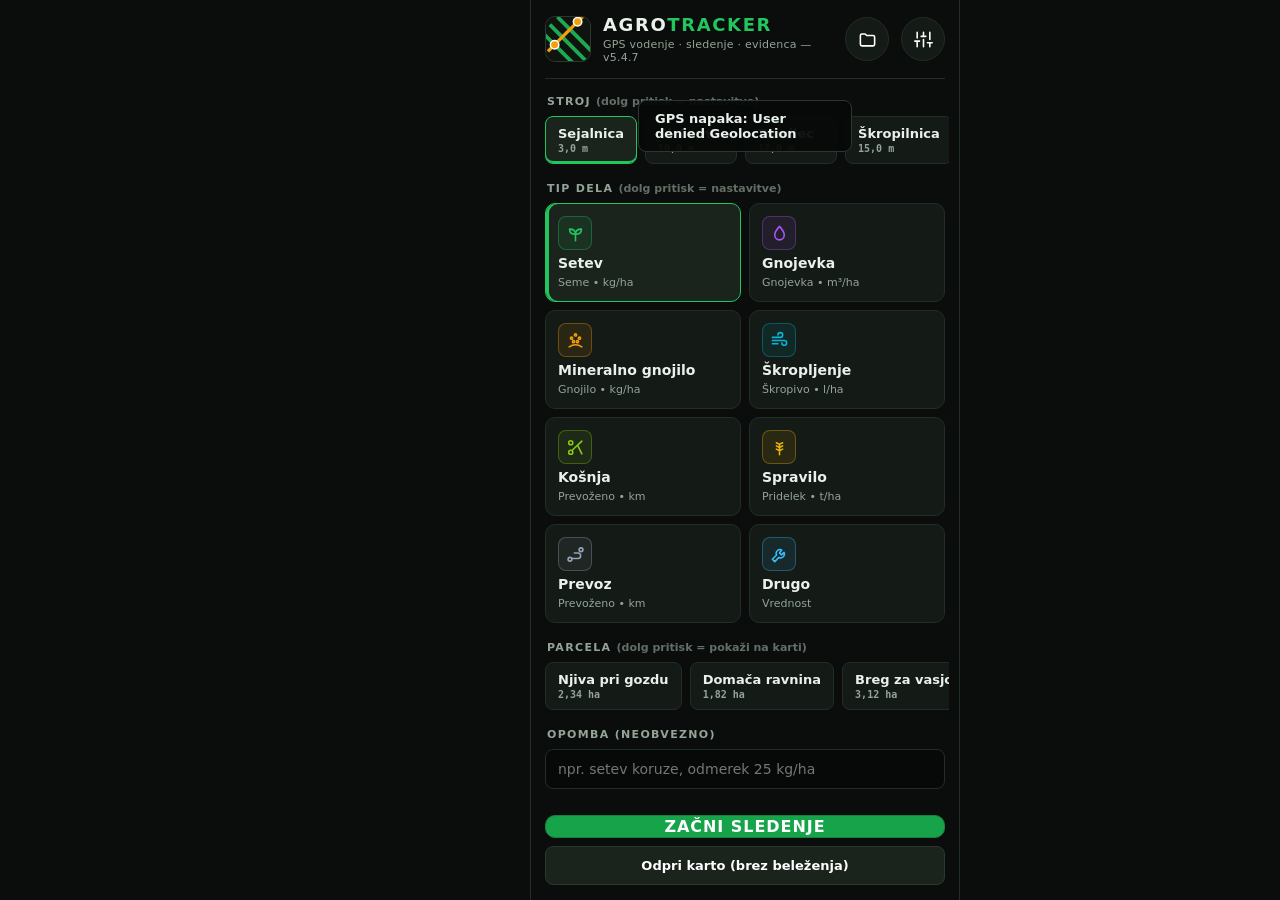
<file: index.html>
<!DOCTYPE html>
<html lang="sl">
<head>
<meta charset="UTF-8" />
<meta name="viewport" content="width=device-width, initial-scale=1, viewport-fit=cover, user-scalable=no" />
<title>AgroTracker</title>
<meta name="theme-color" content="#0a0d0b" />
<meta name="apple-mobile-web-app-capable" content="yes" />
<meta name="apple-mobile-web-app-status-bar-style" content="black-translucent" />
<meta name="apple-mobile-web-app-title" content="AgroTracker" />
<link rel="manifest" href="./manifest.json" />
<link rel="apple-touch-icon" href="./icons/icon-192-v3.png" />
<link rel="stylesheet" href="./vendor/maplibre-gl.css" />
<link rel="stylesheet" href="./css/app.css" />
</head>
<body>
<!-- SVG ikone (inline sprite, stroke 24x24) -->
<svg xmlns="http://www.w3.org/2000/svg" style="display:none" aria-hidden="true">
  <symbol id="i-menu" viewBox="0 0 24 24"><path d="M4 6h16M4 12h16M4 18h16"/></symbol>
  <symbol id="i-x" viewBox="0 0 24 24"><path d="M18 6 6 18M6 6l12 12"/></symbol>
  <symbol id="i-back" viewBox="0 0 24 24"><path d="M19 12H5m7 7-7-7 7-7"/></symbol>
  <symbol id="i-sliders" viewBox="0 0 24 24"><path d="M4 21v-7M4 10V3M12 21v-9M12 8V3M20 21v-5M20 12V3M1 14h6M9 8h6M17 16h6"/></symbol>
  <symbol id="i-folder" viewBox="0 0 24 24"><path d="M3 7a2 2 0 0 1 2-2h4l2 2h8a2 2 0 0 1 2 2v9a2 2 0 0 1-2 2H5a2 2 0 0 1-2-2z"/></symbol>
  <symbol id="i-download" viewBox="0 0 24 24"><path d="M12 3v12m-5-5 5 5 5-5M5 21h14"/></symbol>
  <symbol id="i-crosshair" viewBox="0 0 24 24"><circle cx="12" cy="12" r="7"/><path d="M12 3v4m0 10v4M3 12h4m10 0h4"/></symbol>
  <symbol id="i-globe" viewBox="0 0 24 24"><circle cx="12" cy="12" r="9"/><path d="M3 12h18M12 3a15 15 0 0 1 0 18M12 3a15 15 0 0 0 0 18"/></symbol>
  <symbol id="i-target" viewBox="0 0 24 24"><circle cx="12" cy="12" r="8"/><circle cx="12" cy="12" r="2.5"/></symbol>
  <symbol id="i-sun" viewBox="0 0 24 24"><circle cx="12" cy="12" r="4"/><path d="M12 2v2m0 16v2M2 12h2m16 0h2M4.9 4.9l1.4 1.4m11.4 11.4 1.4 1.4M4.9 19.1l1.4-1.4M17.7 6.3l1.4-1.4"/></symbol>
  <symbol id="i-sprout" viewBox="0 0 24 24"><path d="M12 21v-8"/><path d="M12 13c0-4.4-3.1-6.5-7.5-6.5C4.5 11 7.6 13 12 13z"/><path d="M12 13c0-4.4 3.1-6.5 7.5-6.5C19.5 11 16.4 13 12 13z"/></symbol>
  <symbol id="i-droplet" viewBox="0 0 24 24"><path d="M12 3s6 6.5 6 11a6 6 0 0 1-12 0c0-4.5 6-11 6-11z"/></symbol>
  <symbol id="i-scatter" viewBox="0 0 24 24"><path d="M4 20c5-3.2 11-3.2 16 0"/><circle cx="7" cy="9" r="1.4"/><circle cx="12" cy="5" r="1.4"/><circle cx="17" cy="9" r="1.4"/><circle cx="9.5" cy="13.5" r="1.4"/><circle cx="14.5" cy="13.5" r="1.4"/></symbol>
  <symbol id="i-wind" viewBox="0 0 24 24"><path d="M3 8h10a3 3 0 1 0-3-3M3 12h15a3 3 0 1 1-3 3M3 16h7"/></symbol>
  <symbol id="i-scissors" viewBox="0 0 24 24"><circle cx="6" cy="6" r="2.6"/><circle cx="6" cy="18" r="2.6"/><path d="M20 4 8.2 15.1M14.6 9.1 20 20"/></symbol>
  <symbol id="i-wheat" viewBox="0 0 24 24"><path d="M12 21V8M12 8 8 6m4 2 4-2M12 12l-4-2m4 2 4-2M12 16l-4-2m4 2 4-2"/></symbol>
  <symbol id="i-route" viewBox="0 0 24 24"><circle cx="5" cy="18" r="2.4"/><circle cx="19" cy="6" r="2.4"/><path d="M7.2 17H15a3.5 3.5 0 0 0 0-7h-4.5"/></symbol>
  <symbol id="i-wrench" viewBox="0 0 24 24"><path d="M14.7 6.3a4.8 4.8 0 0 0-6.4 6.4L3 18l3 3 5.3-5.3a4.8 4.8 0 0 0 6.4-6.4l-3.2 3.2-2.5-2.5z"/></symbol>
</svg>
<div id="app">

  <!-- ========== HOME VIEW ========== -->
  <section id="view-home" class="view active">
    <div class="home-header">
      <div class="home-logo" aria-hidden="true">
        <svg viewBox="0 0 46 46" xmlns="http://www.w3.org/2000/svg">
          <rect width="46" height="46" fill="#10150f"/>
          <g stroke="#22c55e" stroke-width="4" opacity=".85">
            <line x1="-4" y1="16" x2="30" y2="50"/>
            <line x1="4"  y1="8"  x2="42" y2="46"/>
            <line x1="12" y1="0"  x2="50" y2="38"/>
          </g>
          <line x1="2" y1="36" x2="40" y2="-2" stroke="#f59e0b" stroke-width="3.4"/>
          <circle cx="9"  cy="29" r="4.4" fill="#f59e0b" stroke="#fff" stroke-width="1.6"/>
          <circle cx="33" cy="5"  r="4.4" fill="#f59e0b" stroke="#fff" stroke-width="1.6"/>
        </svg>
      </div>
      <div style="flex:1">
        <div class="home-title">AGRO<em>TRACKER</em></div>
        <div class="home-sub">GPS vodenje · sledenje · evidenca — v5.4.7</div>
      </div>
      <button class="iconbtn circle" id="homeHistoryBtn" title="Zgodovina"><svg class="icon"><use href="#i-folder"/></svg></button>
      <button class="iconbtn circle" id="homeSettingsBtn" title="Nastavitve"><svg class="icon"><use href="#i-sliders"/></svg></button>
    </div>

    <div class="section">
      <div class="section-label">Stroj <span class="lp-hint">(dolg pritisk = nastavitve)</span></div>
      <div class="picker-row" id="machineRow"></div>
    </div>

    <div class="section">
      <div class="section-label">Tip dela <span class="lp-hint">(dolg pritisk = nastavitve)</span></div>
      <div class="op-grid" id="opGrid"></div>
    </div>

    <div class="section">
      <div class="section-label">Parcela <span class="lp-hint">(dolg pritisk = pokaži na karti)</span></div>
      <div class="picker-row" id="parcelRow"></div>
    </div>

    <div class="section">
      <div class="section-label">Opomba (neobvezno)</div>
      <input type="text" id="homeNote" placeholder="npr. setev koruze, odmerek 25 kg/ha" />
    </div>

    <button class="start-btn" id="homeStartBtn">Začni sledenje</button>
    <button class="minibtn" id="homeMapBtn" style="width:100%;margin-top:8px">Odpri karto (brez beleženja)</button>

    <div class="section home-records">
      <div class="section-label">Evidenca in predogled</div>
      <button class="history-main-btn" id="homeHistoryMainBtn"><svg class="icon"><use href="#i-folder"/></svg><span><strong>Zgodovina opravil</strong><small>ha · poraba · odmerek · čas · ha/h</small></span></button>
      <div class="demo-summary-card">
        <div class="demo-head"><strong>30-min primer setve</strong><span>SIMULACIJA</span></div>
        <div class="demo-metrics">
          <div><b>1,11</b><small>ha</small></div><div><b>22,0</b><small>kg semena</small></div><div><b>19,9</b><small>kg/ha dej.</small></div>
          <div><b>20,0</b><small>kg/ha cilj</small></div><div><b>2,26</b><small>ha/h</small></div><div><b>47</b><small>% parcele</small></div>
        </div>
        <button class="minibtn" id="homeSeederDemoBtn" style="width:100%">Odpri monitor 30-min primera</button>
      </div>
    </div>

    <div class="section">
      <div class="section-label">Povezava s sejalnico</div>
      <div class="card connection-note">
        <div class="rowline"><strong>Trenutno še ni neposredne povezave</strong><span class="status-chip warn">Wi‑Fi v pripravi</span></div>
        <div class="hint" style="margin:8px 0 0">Sedanji firmware sejalnice ne oddaja AgroTracker telemetrije. Zadnji ESP32-S2 nima Bluetootha, zato bo prava povezava narejena prek Wi‑Fi/hotspota. Podatke lahko do takrat pregleduješ v demo načinu in zgodovini.</div>
      </div>
    </div>

    <div class="section" style="margin-top:20px" id="seasonSection">
      <div class="section-label">Sezona <span id="seasonYear"></span></div>
      <div class="season-grid" id="seasonGrid"><div class="empty-state small">Še ni podatkov.</div></div>
    </div>

    <div class="section">
      <div class="section-label">Hitro</div>
      <div class="quick-actions">
        <button class="quick-btn" id="homeHistoryBtn2"><svg class="icon"><use href="#i-folder"/></svg><span>Zgodovina</span></button>
        <button class="quick-btn" id="homeSettingsBtn2"><svg class="icon"><use href="#i-sliders"/></svg><span>Nastavitve</span></button>
        <button class="quick-btn" id="homeInstallBtn"><svg class="icon"><use href="#i-download"/></svg><span>Namesti</span></button>
      </div>
    </div>
  </section>

  <!-- ========== SEEDER MONITOR VIEW ========== -->
  <section id="view-seeder" class="view seeder-page">
    <div class="nav-back seeder-page-nav">
      <button class="iconbtn" id="seederBackBtn" title="Nazaj"><svg class="icon"><use href="#i-back"/></svg></button>
      <div class="title">Monitor setve</div>
      <span class="live-chip">SIM LIVE</span>
    </div>
    <div class="seeder-page-body">
      <div class="seeder-monitor-head">
        <div>
          <div class="seeder-monitor-title">30-min primer setve</div>
          <div class="small muted">Stabilen 60× replay · 30 min v približno 30 s</div>
        </div>
        <div class="seeder-monitor-clock" id="sdClock">00:00 / 30:00</div>
      </div>
      <div class="seeder-progress"><div id="sdProgress"></div></div>
      <div class="seeder-live-grid">
        <div class="seeder-live primary"><b id="sdRate">20,0</b><small>kg/ha dejansko</small></div>
        <div class="seeder-live"><b id="sdTarget">20,0</b><small>kg/ha cilj</small></div>
        <div class="seeder-live"><b id="sdDev">0,0 %</b><small>odklon</small></div>
        <div class="seeder-live"><b id="sdSpeed">7,2</b><small>km/h</small></div>
        <div class="seeder-live"><b id="sdArea">0,000</b><small>ha posejano</small></div>
        <div class="seeder-live"><b id="sdSeed">0,0</b><small>kg semena</small></div>
      </div>
      <div class="seeder-state-row"><span id="sdState" class="status-chip ok">SEJE</span><span id="sdAvg">povp. — kg/ha</span><span id="sdHaH">— ha/h</span></div>
      <div class="seeder-page-chart">
        <div class="seeder-chart-title"><strong>Odmerek</strong><span><i class="legend-line actual"></i>dejanski <i class="legend-line target"></i>cilj</span></div>
        <svg id="sdRateChart" viewBox="0 0 600 230" role="img" aria-label="Graf dejanskega in ciljnega odmerka skozi 30 minut">
          <defs><clipPath id="sdRateClip"><rect id="sdRateClipRect" x="50" y="18" width="0" height="174"/></clipPath></defs>
          <g class="chart-grid"><line x1="50" y1="18" x2="580" y2="18"/><line x1="50" y1="76" x2="580" y2="76"/><line x1="50" y1="134" x2="580" y2="134"/><line x1="50" y1="192" x2="580" y2="192"/></g>
          <g class="chart-axis"><text x="8" y="23">22</text><text x="8" y="81">20</text><text x="8" y="139">18</text><text x="8" y="197">16</text><text x="47" y="218">0</text><text x="216" y="218">10</text><text x="392" y="218">20</text><text x="548" y="218">30 min</text></g>
          <line class="chart-target" x1="50" y1="76" x2="580" y2="76"/>
          <g clip-path="url(#sdRateClip)"><path id="sdRatePath" class="chart-actual" d=""/></g>
          <line id="sdRateCursor" class="chart-cursor" x1="50" y1="18" x2="50" y2="192"/>
        </svg>
      </div>
      <div class="seeder-page-chart compact">
        <div class="seeder-chart-title"><strong>Hitrost</strong><span>km/h</span></div>
        <svg id="sdSpeedChart" viewBox="0 0 600 170" role="img" aria-label="Graf hitrosti skozi 30 minut">
          <defs><clipPath id="sdSpeedClip"><rect id="sdSpeedClipRect" x="50" y="18" width="0" height="112"/></clipPath></defs>
          <g class="chart-grid"><line x1="50" y1="18" x2="580" y2="18"/><line x1="50" y1="74" x2="580" y2="74"/><line x1="50" y1="130" x2="580" y2="130"/></g>
          <g class="chart-axis"><text x="8" y="23">10</text><text x="15" y="79">5</text><text x="15" y="135">0</text><text x="47" y="158">0</text><text x="216" y="158">10</text><text x="392" y="158">20</text><text x="548" y="158">30 min</text></g>
          <g clip-path="url(#sdSpeedClip)"><path id="sdSpeedPath" class="chart-speed" d=""/></g>
          <line id="sdSpeedCursor" class="chart-cursor" x1="50" y1="18" x2="50" y2="130"/>
        </svg>
      </div>
      <div class="seeder-monitor-actions"><button class="minibtn" id="sdPause">Pavza</button><button class="minibtn" id="sdRestart">Ponovi</button></div>
      <div class="note">Simulacija ne zapisuje ničesar med prave seje. Ta isti pogled je pripravljen, da pozneje namesto simulacije prikazuje Wi‑Fi telemetrijo sejalnice.</div>
    </div>
  </section>

  <!-- ========== MAP VIEW ========== -->
  <section id="view-map" class="view">
    <div id="map"></div>

    <button class="iconbtn glass" id="mapMenuBtn" style="position:absolute;left:8px;top:calc(env(safe-area-inset-top,0px) + 8px);z-index:12"><svg class="icon"><use href="#i-menu"/></svg></button>

    <!-- HUD: tekst z obrobo direktno čez mapo (brez okvirjev) -->
    <div class="hud hud-top">
      <div class="hud-big">
        <span id="speedVal">0,0</span><small>km/h</small>
        <span class="hud-gap"></span>
        <span id="doneVal">0,000</span><small>ha</small>
      </div>
      <div class="hud-line"><span id="mapParcelName">—</span></div>
      <div class="hud-line sm"><span id="mapMachineName">—</span> <span id="setTarget" class="hud-stat ok"></span> <span id="rxTarget" class="hud-stat warn"></span></div>
      <div class="hud-line sm field-summary" id="fieldSummary">—</div>
      <div class="hud-line tiny">
        <span id="gpsPill" class="hud-stat">Brez GPS</span><span class="hud-dot">·</span><span id="blePill" class="hud-stat">Brez stroja</span><span class="hud-dot">·</span><span id="onlinePill" class="hud-stat">—</span><span class="hud-dot">·</span><span id="wakePill" class="hud-stat off">Zaslon —</span><span class="hud-dot">·</span><span id="trackingBadge" class="hud-stat off">Ustavljeno</span>
      </div>
    </div>

    <!-- Lightbar — AB vodenje (viden samo, ko je AB linija nastavljena) -->
    <div id="lightbar" class="lightbar glass">
      <div class="lb-dots left" id="lbDotsL"></div>
      <div class="lb-center">
        <div class="lb-steer" id="lbSteer">●</div>
        <div class="lb-xteval"><span id="lbXte">0</span><span class="lb-unit" id="lbUnit">cm</span></div>
        <div class="lb-linenum" id="lbLine">AB</div>
      </div>
      <div class="lb-dots right" id="lbDotsR"></div>
    </div>

    <div class="sidecontrols">
      <button class="iconbtn glass" id="mapCenterBtn" title="Centriraj na vozilo (beleženje teče vedno)"><svg class="icon"><use href="#i-crosshair"/></svg></button>
      <button class="iconbtn glass" id="mapTerrainBtn" title="Satelit / zemljevid"><svg class="icon"><use href="#i-globe"/></svg></button>
      <button class="iconbtn glass ab" id="map3dBtn" title="2D / 3D teren">3D</button>
      <button class="iconbtn glass ab" id="mapAbBtn" title="AB vodilna linija">A·B</button>
    </div>

    <!-- spodnja statistika kot tekst čez mapo -->
    <div class="hud hud-bottom">
      <div class="hud-line sm">
        <span id="pctVal">—</span><span class="hud-dot">·</span>preostalo <span id="remainVal">—</span> ha<span class="hud-dot">·</span>še ~<span id="etaVal">—</span><span class="hud-dot">·</span>storilnost <span id="workRateVal">—</span> ha/h<span class="hud-dot">·</span><span id="durVal">0s</span><span class="hud-dot">·</span><span id="widthVal">3,0</span> m<span class="hud-dot">·</span>GPS <span id="gpsAccuracy">—</span>
      </div>
    </div>

    <div class="map-actions">
      <button id="startBtn" class="bigbtn primary">Začni</button>
      <button id="pauseBtn" class="bigbtn pauseb" disabled>Pavza</button>
      <button id="stopBtn"  class="bigbtn stop"   disabled>Shrani</button>
    </div>

    <!-- Drawer -->
    <div id="drawerScrim"></div>
    <aside id="drawer">
      <div class="drawer-inner glass">
        <div class="rowline" style="margin:0 0 14px">
          <div style="font-size:18px;font-weight:800">Meni</div>
          <button class="iconbtn" id="drawerCloseBtn"><svg class="icon"><use href="#i-x"/></svg></button>
        </div>

        <div class="card">
          <h3>Trenutno</h3>
          <div class="rowline"><span class="small muted">Delo</span><strong id="drawerOp">—</strong></div>
          <div class="rowline"><span class="small muted">Stroj</span><strong id="drawerMachine">—</strong></div>
          <div class="rowline"><span class="small muted">Parcela</span><strong id="drawerParcel">—</strong></div>
          <div class="rowline"><span class="small muted">Širina</span><strong id="drawerWidth">—</strong></div>
          <div class="rowline"><span class="small muted">GPS vir</span><strong id="drawerGpsSource">—</strong></div>
          <div class="rowline"><span class="small muted" id="flowLabel">Dejanski odmerek</span><strong><span id="flowVal">—</span></strong></div>
          <div class="rowline"><span class="small muted">Porabljeno</span><strong><span id="drawerApplied">—</span></strong></div>
          <div class="rowline"><span class="small muted">Obrati (CAN)</span><strong><span id="rpmVal">—</span></strong></div>
          <div class="rowline"><span class="small muted">Poraba (CAN)</span><strong><span id="fuelLhVal">—</span></strong></div>
        </div>

        <div class="card">
          <h3>ESP32 (BLE)</h3>
          <div class="hint">Za module, ki podpirajo BLE. Trenutna sejalnica z ESP32-S2 BLE nima; zanjo bo povezava prek Wi‑Fi.</div>
          <div id="drawerBleUnsupported" class="note" style="display:none;margin-bottom:8px;color:var(--warn)">Brskalnik ne podpira Web Bluetooth.</div>
          <div class="rowline"><span class="small muted">Stanje</span><strong id="drawerBleStatus">ni povezano</strong></div>
          <button class="minibtn" id="drawerBleBtn" style="width:100%">Poveži</button>
        </div>

        <div class="card">
          <h3>GPS vir</h3>
          <div id="drawerGpsRadios">
            <label class="toggle"><span>Telefon (navadni GPS)</span><input type="radio" name="drawerGpsSrc" value="phone"></label>
            <label class="toggle"><span>ESP32 (prek BLE)</span><input type="radio" name="drawerGpsSrc" value="ble"></label>
            <label class="toggle"><span>Simulacija (vlečenje)</span><input type="radio" name="drawerGpsSrc" value="sim"></label>
          </div>
        </div>

        <div class="card">
          <h3>Parametri</h3>
          <div class="rowline"><span>Hitrost simulacije</span><strong><span id="drawerSimSpeedLabel">8</span> km/h</strong></div>
          <input type="range" id="drawerSimSpeed" min="2" max="20" step="1" value="8" />
          <div class="rowline tall"><span>Prosojnost barvanja</span><strong id="drawerOpacityLabel">0.38</strong></div>
          <input type="range" id="drawerOpacity" min="0.10" max="0.80" step="0.02" value="0.38" />
          <div class="rowline tall"><span>Preglasi širino (m)</span></div>
          <input type="number" id="drawerWidthOverride" min="0.5" max="30" step="0.1" placeholder="samodejno" />
          <label class="toggle" style="margin-top:10px"><span>Zvočni pisk ob odklonu</span><input type="checkbox" id="drawerGuideBeep"></label>
          <label class="toggle"><span>Dnevni način (svetla tema)</span><input type="checkbox" id="drawerDayMode"></label>
        </div>

        <div class="card">
          <h3>Akcije</h3>
          <div class="btn-row">
            <button class="minibtn" id="drawerAreaBtn">Analiza območja</button>
            <button class="minibtn" id="drawerAddGerkBtn">Dodaj GERK tukaj</button>
            <button class="minibtn" id="drawerClearBtn">Počisti barvanje</button>
            <button class="minibtn" id="drawerGoHome">Domov</button>
            <button class="minibtn" id="drawerToHistory">Zgodovina</button>
            <button class="minibtn" id="drawerToSettings">Nastavitve</button>
          </div>
        </div>
      </div>
    </aside>
  </section>

  <!-- ========== HISTORY VIEW ========== -->
  <section id="view-history" class="view">
    <div class="nav-back">
      <button class="iconbtn" id="historyBackBtn"><svg class="icon"><use href="#i-back"/></svg></button>
      <div class="title">Zgodovina opravil</div>
      <button class="iconbtn" id="historyExportAllBtn" title="Izvozi vse"><svg class="icon"><use href="#i-download"/></svg></button>
    </div>
    <div class="history-tools">
      <select id="historyParcelFilter"><option value="">Vse parcele</option></select>
      <div class="history-summary" id="historySummary">—</div>
    </div>
    <button class="minibtn" id="historyParcelExportBtn" style="display:none;width:100%;margin-bottom:10px">Izvozi poročilo parcele (GeoJSON z odmerki)</button>
    <div class="session-list" id="historyList"></div>
  </section>

  <!-- ========== SETTINGS VIEW ========== -->
  <section id="view-settings" class="view">
    <div class="nav-back">
      <button class="iconbtn" id="settingsBackBtn"><svg class="icon"><use href="#i-back"/></svg></button>
      <div class="title">Nastavitve</div>
      <div style="width:40px"></div>
    </div>

    <div class="card">
      <h3>Parcele (GERK)</h3>
      <div class="hint">Vpiši svoj KMG-MID in uvozi GERK datoteko območja (izdela jo <code>tools/gerk_extract.py &lt;KMG-MID&gt; --obmocje-km 5</code> iz uradnih javnih podatkov MKGP). Tvoje parcele se vnesejo same, ostale čakajo v knjižnici — ko stojiš na njivi, jih app ponudi po GPS.</div>
      <div class="rowline tall"><span>KMG-MID</span></div>
      <input type="text" id="settingsKmgMid" inputmode="numeric" placeholder="npr. 100123456" />
      <div class="rowline"><span class="small muted">Moje parcele</span><strong id="settingsParcelsCount">—</strong></div>
      <div class="rowline"><span class="small muted">GERK knjižnica območja</span><strong id="settingsGerkLibCount">—</strong></div>
      <input type="file" id="fileImport" accept=".geojson,.json,application/geo+json,application/json" style="display:none">
      <input type="file" id="fileImportGerk" accept=".geojson,.json,application/geo+json,application/json" style="display:none">
      <div class="btn-row">
        <button class="minibtn" id="settingsFetchGerkBtn">Prenesi po MID-u (samodejno)</button>
        <button class="minibtn" id="settingsImportGerkBtn">Uvozi GERK datoteko</button>
        <button class="minibtn" id="settingsImportBtn">Uvozi navaden GeoJSON</button>
        <button class="minibtn danger" id="settingsClearGerkLibBtn">Izbriši knjižnico</button>
        <button class="minibtn danger" id="settingsClearParcelsBtn">Izbriši vse parcele</button>
      </div>
    </div>

    <div class="card">
      <h3>Operacije</h3>
      <div class="hint">Poleg vgrajenih lahko dodaš svoje tipe dela (ime, enota, barva, način barvanja).</div>
      <div id="settingsOpsList"></div>
      <button class="minibtn" id="settingsAddOpBtn" style="width:100%;margin-top:8px">Dodaj operacijo</button>
    </div>

    <div class="card">
      <h3>Stroji</h3>
      <div class="hint">Širina, lastna cena (€/h, €/ha, gorivo) in storitvena cena — za izračun stroškov in vrednosti opravljenega dela. Tap na stroj za statistiko.</div>
      <div id="settingsMachinesList"></div>
      <button class="minibtn" id="settingsAddMachineBtn" style="width:100%;margin-top:8px">Dodaj stroj / vozilo</button>
    </div>

    <div class="card">
      <h3>Sloji (analize prsti, predpisne karte)</h3>
      <div class="hint">Uvozi GeoJSON s številčno lastnostjo (pH, P, K, odmerek ...). Prikaže se kot barvna lestvica na karti. "Predpisna karta" med delom v HUD kaže ciljni odmerek cone in ga pošlje modulu.</div>
      <input type="file" id="fileImportLayer" accept=".geojson,.json" style="display:none">
      <div id="settingsLayersList"></div>
      <button class="minibtn" id="settingsImportLayerBtn" style="width:100%;margin-top:8px">Uvozi sloj (GeoJSON)</button>
    </div>

    <div class="card">
      <h3>Prikaz in sledenje</h3>
      <label class="toggle"><span>Dnevni način (svetla tema za sonce)</span><input type="checkbox" id="settingsDayMode"></label>
      <label class="toggle"><span>Med aktivno sejo ne ugašaj zaslona</span><input type="checkbox" id="settingsKeepScreenAwake"></label>
      <label class="toggle"><span>Sledenje GPS v ozadju (Android)</span><input type="checkbox" id="settingsBackgroundTracking"></label>
      <div class="hint" id="settingsBackgroundStatus" style="margin-top:6px">Preverjam podporo…</div>
      <a class="minibtn android-download" id="settingsAndroidDownload" href="./downloads/AgroTracker-Android.apk" download>Prenesi Android različico za background GPS</a>
    </div>

    <div class="card">
      <h3>GPS</h3>
      <div id="settingsGpsRadios">
        <label class="toggle"><span>Telefon</span><input type="radio" name="settingsGpsSrc" value="phone"></label>
        <label class="toggle"><span>ESP32 (BLE)</span><input type="radio" name="settingsGpsSrc" value="ble"></label>
        <label class="toggle"><span>Simulacija</span><input type="radio" name="settingsGpsSrc" value="sim"></label>
      </div>
      <label class="toggle"><span>Samodejno izberi parcelo po GPS</span><input type="checkbox" id="settingsAutoParcel"></label>
    </div>

    <div class="card">
      <h3>BLE povezava</h3>
      <div class="hint">Za stroje z BLE modulom. Trenutna sejalnica z ESP32-S2 BLE ne podpira; zanjo je predvidena Wi‑Fi povezava.</div>
      <div class="rowline"><span class="small muted">Stanje</span><strong id="settingsBleStatus">—</strong></div>
      <button class="minibtn" id="settingsBleBtn" style="width:100%">Poveži</button>
      <label class="toggle" style="margin-top:10px"><span>Uporabi "aktiven" signal stroja (iz BLE)</span><input type="checkbox" id="settingsUseBleActive"></label>
      <label class="toggle"><span>Uporabi širino iz BLE (če jo pošilja)</span><input type="checkbox" id="settingsUseBleWidth"></label>
    </div>

    <div class="card">
      <h3>Offline (brez signala)</h3>
      <div class="hint">Predprenesi karto za vse parcele, da bo na voljo brez interneta. Najbolje narediš doma na WiFi.</div>
      <div class="rowline"><span class="small muted">Trenutna povezava</span><strong id="settingsOnlineStatus">—</strong></div>
      <div class="rowline"><span class="small muted">Predpreneseni tile-i</span><strong id="settingsTilesCount">—</strong></div>
      <div class="btn-row">
        <button class="minibtn" id="settingsPrewarmBtn">Predprenesi za parcele</button>
        <button class="minibtn danger" id="settingsClearTilesBtn">Izbriši tile cache</button>
      </div>
    </div>

    <div class="card">
      <h3>Podatki</h3>
      <div class="rowline"><span class="small muted">Seje</span><strong id="settingsSessionsCount">—</strong></div>
      <div class="rowline"><span class="small muted">Zasedenost</span><strong id="settingsStorageUsage">—</strong></div>
      <div class="hint" style="margin-top:8px">Polni lokalni backup vsebuje nastavitve, parcele/GERK, zgodovino sej in sloje. Prenos v Android poteka neposredno med aplikacijama — brez strežnika.</div>
      <input type="file" id="fileImportBackup" accept=".json,application/json" style="display:none">
      <div class="btn-row">
        <button class="minibtn primary" id="settingsTransferAndroidBtn">Prenesi podatke v Android app</button>
        <button class="minibtn" id="settingsFullBackupBtn">Shrani polni backup</button>
        <button class="minibtn" id="settingsImportBackupBtn">Uvozi polni backup</button>
        <button class="minibtn" id="settingsExportAllBtn">Backup vseh sej (GeoJSON)</button>
        <button class="minibtn" id="settingsExportCsvBtn">Izvoz CSV (evidenca)</button>
        <button class="minibtn danger" id="settingsResetSettingsBtn">Resetiraj nastavitve</button>
      </div>
    </div>

    <div class="card">
      <h3>O aplikaciji</h3>
      <div class="note">
        AgroTracker v5.4.7 — GPS vodenje (AB linije + lightbar), 2D/3D karta s terenom, sledenje obdelanim površinam in GERK evidenca opravil.<br>
        Povezava z ESP32 modulom preko Web Bluetooth.<br><br>
        <strong>Brskalnik:</strong> <span id="settingsBrowser" class="small muted"></span><br>
        <strong>Nameščeno:</strong> <span id="settingsCacheVer" class="small muted">—</span>
      </div>
      <button class="minibtn" id="settingsUpdateBtn" style="width:100%;margin-top:10px">Preveri posodobitev</button>
    </div>
  </section>

  <div style="display:none"><div id="progressFill"></div><span id="machineState"></span></div>

  <!-- ========== TOAST, MODAL, DIALOG ========== -->
  <div id="toast" class="toast">Pripravljeno</div>

  <div id="modalScrim" class="modal-scrim">
    <div class="modal glass">
      <div class="rowline" style="margin:0">
        <h2>Podrobnosti</h2>
        <button class="iconbtn" id="modalCloseBtn"><svg class="icon"><use href="#i-x"/></svg></button>
      </div>
      <div class="modal-body" id="modalBody"></div>
    </div>
  </div>

  <div id="dlgScrim" class="modal-scrim">
    <div class="modal dlg">
      <div class="dlg-title" id="dlgTitle">Potrditev</div>
      <div class="dlg-msg" id="dlgMsg"></div>
      <div class="dlg-actions">
        <button class="minibtn" id="dlgCancel">Prekliči</button>
        <button class="minibtn" id="dlgOk">V redu</button>
      </div>
    </div>
  </div>

</div>

<script src="./vendor/maplibre-gl.js"></script>
<script type="module" src="./js/app.js"></script>
</body>
</html>
</file>
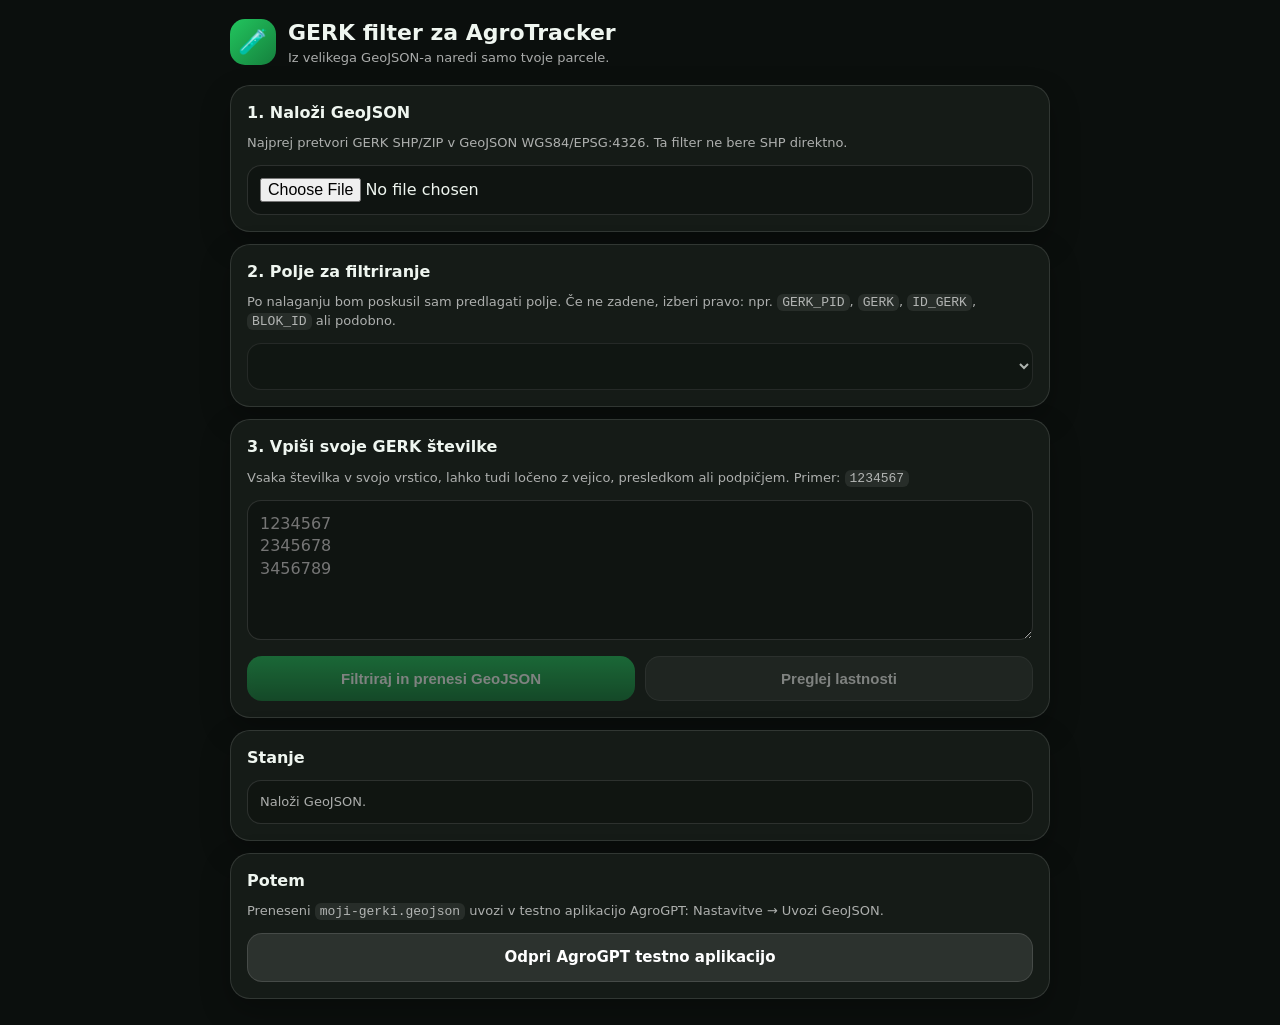
<file: gpt/gerk-filter.html>
<!DOCTYPE html>
<html lang="sl">
<head>
<meta charset="UTF-8" />
<meta name="viewport" content="width=device-width, initial-scale=1, viewport-fit=cover" />
<title>AgroTracker — GERK filter</title>
<meta name="theme-color" content="#0b0f0d" />
<style>
:root{--bg:#0b0f0d;--card:#151b17;--text:#eff6f0;--muted:rgba(255,255,255,.65);--border:rgba(255,255,255,.12);--accent:#22c55e;--bad:#ef4444;--warn:#f59e0b}
*{box-sizing:border-box}body{margin:0;background:var(--bg);color:var(--text);font-family:system-ui,-apple-system,Segoe UI,Roboto,sans-serif;padding:18px;line-height:1.4}main{max-width:820px;margin:0 auto}.top{display:flex;align-items:center;gap:12px;margin-bottom:18px}.logo{width:46px;height:46px;border-radius:15px;background:linear-gradient(135deg,#22c55e,#15803d);display:flex;align-items:center;justify-content:center;font-size:24px}.title{font-size:22px;font-weight:800}.sub{font-size:13px;color:var(--muted)}.card{background:var(--card);border:1px solid var(--border);border-radius:20px;padding:16px;margin:12px 0;box-shadow:0 12px 30px rgba(0,0,0,.25)}h2{font-size:16px;margin:0 0 10px}.hint{font-size:13px;color:var(--muted);margin-bottom:12px}input[type=file],textarea,select{width:100%;background:rgba(0,0,0,.25);color:var(--text);border:1px solid var(--border);border-radius:14px;padding:12px;font:inherit}textarea{min-height:140px;resize:vertical}.row{display:grid;grid-template-columns:1fr 1fr;gap:10px}.btn{width:100%;border:0;border-radius:15px;padding:13px 14px;font-weight:800;font-size:15px;color:#fff;background:linear-gradient(180deg,#22c55e,#15803d);cursor:pointer}.btn.secondary{background:rgba(255,255,255,.10);border:1px solid var(--border)}.btn:disabled{opacity:.45;cursor:not-allowed}.status{white-space:pre-wrap;background:rgba(0,0,0,.22);border:1px solid var(--border);border-radius:14px;padding:12px;font-size:13px;color:var(--muted);max-height:280px;overflow:auto}.ok{color:#86efac}.bad{color:#fecaca}.warn{color:#fde68a}.pill{display:inline-flex;align-items:center;gap:6px;padding:5px 9px;border-radius:999px;background:rgba(255,255,255,.08);border:1px solid var(--border);font-size:12px;margin:2px}.small{font-size:12px;color:var(--muted)}code{background:rgba(255,255,255,.08);padding:1px 5px;border-radius:6px}@media(max-width:620px){.row{grid-template-columns:1fr}}
</style>
</head>
<body>
<main>
  <div class="top">
    <div class="logo">🧪</div>
    <div>
      <div class="title">GERK filter za AgroTracker</div>
      <div class="sub">Iz velikega GeoJSON-a naredi samo tvoje parcele.</div>
    </div>
  </div>

  <div class="card">
    <h2>1. Naloži GeoJSON</h2>
    <div class="hint">Najprej pretvori GERK SHP/ZIP v GeoJSON WGS84/EPSG:4326. Ta filter ne bere SHP direktno.</div>
    <input id="file" type="file" accept=".geojson,.json,application/geo+json,application/json" />
  </div>

  <div class="card">
    <h2>2. Polje za filtriranje</h2>
    <div class="hint">Po nalaganju bom poskusil sam predlagati polje. Če ne zadene, izberi pravo: npr. <code>GERK_PID</code>, <code>GERK</code>, <code>ID_GERK</code>, <code>BLOK_ID</code> ali podobno.</div>
    <select id="field" disabled></select>
  </div>

  <div class="card">
    <h2>3. Vpiši svoje GERK številke</h2>
    <div class="hint">Vsaka številka v svojo vrstico, lahko tudi ločeno z vejico, presledkom ali podpičjem. Primer: <code>1234567</code></div>
    <textarea id="ids" placeholder="1234567&#10;2345678&#10;3456789"></textarea>
    <div class="row" style="margin-top:10px">
      <button class="btn" id="filterBtn" disabled>Filtriraj in prenesi GeoJSON</button>
      <button class="btn secondary" id="inspectBtn" disabled>Preglej lastnosti</button>
    </div>
  </div>

  <div class="card">
    <h2>Stanje</h2>
    <div id="status" class="status">Naloži GeoJSON.</div>
  </div>

  <div class="card">
    <h2>Potem</h2>
    <div class="hint">Preneseni <code>moji-gerki.geojson</code> uvozi v testno aplikacijo AgroGPT: Nastavitve → Uvozi GeoJSON.</div>
    <a class="btn secondary" style="display:block;text-align:center;text-decoration:none" href="./">Odpri AgroGPT testno aplikacijo</a>
  </div>
</main>

<script>
let source = null;
let features = [];
let fileNameBase = 'moji-gerki';

const fileEl = document.getElementById('file');
const fieldEl = document.getElementById('field');
const idsEl = document.getElementById('ids');
const filterBtn = document.getElementById('filterBtn');
const inspectBtn = document.getElementById('inspectBtn');
const statusEl = document.getElementById('status');

function setStatus(text, cls=''){
  statusEl.className = 'status ' + cls;
  statusEl.textContent = text;
}

function normalizeId(v){
  return String(v ?? '').trim().replace(/^0+(?=\d)/, '');
}

function parseIds(text){
  return new Set(String(text || '')
    .split(/[\s,;]+/g)
    .map(normalizeId)
    .filter(Boolean));
}

function getFeatures(gj){
  if (!gj || typeof gj !== 'object') throw new Error('Datoteka ni GeoJSON objekt.');
  if (gj.type === 'FeatureCollection' && Array.isArray(gj.features)) return gj.features;
  if (gj.type === 'Feature') return [gj];
  throw new Error('Podprt je samo GeoJSON FeatureCollection ali Feature.');
}

function propertyKeys(features){
  const keys = new Map();
  for (const f of features.slice(0, 500)){
    const props = f.properties || {};
    for (const k of Object.keys(props)) keys.set(k, (keys.get(k) || 0) + 1);
  }
  return Array.from(keys.entries()).sort((a,b) => b[1] - a[1]).map(([k]) => k);
}

function suggestField(keys){
  const preferred = ['GERK_PID','GERK_ID','ID_GERK','GERK','GERKID','GERK_SIFRA','BLOK_ID','BLOKID','ID','OBJECTID'];
  const upperMap = new Map(keys.map(k => [k.toUpperCase(), k]));
  for (const p of preferred){
    if (upperMap.has(p)) return upperMap.get(p);
  }
  return keys.find(k => /gerk/i.test(k)) || keys.find(k => /blok/i.test(k)) || keys[0] || '';
}

function featureValue(f, key){
  return f?.properties ? f.properties[key] : undefined;
}

function downloadJson(obj, name){
  const blob = new Blob([JSON.stringify(obj, null, 2)], {type:'application/geo+json;charset=utf-8'});
  const url = URL.createObjectURL(blob);
  const a = document.createElement('a');
  a.href = url;
  a.download = name;
  document.body.appendChild(a);
  a.click();
  a.remove();
  URL.revokeObjectURL(url);
}

fileEl.addEventListener('change', async () => {
  const f = fileEl.files?.[0];
  if (!f) return;
  fileNameBase = f.name.replace(/\.(geojson|json)$/i, '') || 'moji-gerki';
  setStatus('Berem datoteko ...');
  try {
    const text = await f.text();
    source = JSON.parse(text);
    features = getFeatures(source);
    const keys = propertyKeys(features);
    if (!keys.length) throw new Error('GeoJSON nima properties polj za filtriranje.');

    fieldEl.innerHTML = keys.map(k => `<option value="${k.replace(/"/g,'&quot;')}">${k}</option>`).join('');
    fieldEl.value = suggestField(keys);
    fieldEl.disabled = false;
    filterBtn.disabled = false;
    inspectBtn.disabled = false;

    setStatus(`Naloženo: ${features.length} parcel/feature-jev.\nPredlagano polje: ${fieldEl.value}\n\nKlikni "Preglej lastnosti", če nisi prepričan, katero polje vsebuje GERK številko.`, 'ok');
  } catch (e){
    source = null;
    features = [];
    fieldEl.disabled = true;
    filterBtn.disabled = true;
    inspectBtn.disabled = true;
    setStatus('Napaka: ' + (e.message || e), 'bad');
  }
});

inspectBtn.addEventListener('click', () => {
  if (!features.length) return;
  const sample = features.slice(0, 5).map((f, i) => {
    const props = f.properties || {};
    const lines = Object.keys(props).slice(0, 40).map(k => `  ${k}: ${props[k]}`);
    return `FEATURE ${i+1}:\n${lines.join('\n')}`;
  }).join('\n\n');
  setStatus(sample || 'Ni properties podatkov.');
});

filterBtn.addEventListener('click', () => {
  if (!source || !features.length) return;
  const key = fieldEl.value;
  const ids = parseIds(idsEl.value);
  if (!ids.size){
    setStatus('Vpiši vsaj eno GERK številko.', 'warn');
    return;
  }

  const kept = features.filter(f => ids.has(normalizeId(featureValue(f, key))));
  const found = new Set(kept.map(f => normalizeId(featureValue(f, key))));
  const missing = Array.from(ids).filter(id => !found.has(id));

  const out = {
    type: 'FeatureCollection',
    name: 'moji-gerki',
    generatedBy: 'AgroTracker GERK filter',
    filterField: key,
    requestedIds: Array.from(ids),
    features: kept
  };

  if (!kept.length){
    setStatus(`Nič nisem našel.\n\nPolje: ${key}\nVpisanih ID: ${ids.size}\n\nKlikni "Preglej lastnosti" in preveri, ali si izbral pravo polje.`, 'bad');
    return;
  }

  downloadJson(out, 'moji-gerki.geojson');
  setStatus(`Preneseno: moji-gerki.geojson\nNajdenih: ${kept.length}\nVpisanih ID: ${ids.size}\nManjkajočih: ${missing.length}${missing.length ? '\n\nManjkajo:\n' + missing.join('\n') : ''}`, missing.length ? 'warn' : 'ok');
});
</script>
</body>
</html>
</file>
<file: vendor/maplibre-gl.css>
.maplibregl-map{font:12px/20px Helvetica Neue,Arial,Helvetica,sans-serif;overflow:hidden;position:relative;-webkit-tap-highlight-color:rgb(0 0 0/0)}.maplibregl-canvas{left:0;position:absolute;top:0}.maplibregl-map:fullscreen{height:100%;width:100%}.maplibregl-ctrl-group button.maplibregl-ctrl-compass{touch-action:none}.maplibregl-canvas-container.maplibregl-interactive,.maplibregl-ctrl-group button.maplibregl-ctrl-compass{cursor:grab;-webkit-user-select:none;-moz-user-select:none;user-select:none}.maplibregl-canvas-container.maplibregl-interactive.maplibregl-track-pointer{cursor:pointer}.maplibregl-canvas-container.maplibregl-interactive:active,.maplibregl-ctrl-group button.maplibregl-ctrl-compass:active{cursor:grabbing}.maplibregl-canvas-container.maplibregl-touch-zoom-rotate,.maplibregl-canvas-container.maplibregl-touch-zoom-rotate .maplibregl-canvas{touch-action:pan-x pan-y}.maplibregl-canvas-container.maplibregl-touch-drag-pan,.maplibregl-canvas-container.maplibregl-touch-drag-pan .maplibregl-canvas{touch-action:pinch-zoom}.maplibregl-canvas-container.maplibregl-touch-zoom-rotate.maplibregl-touch-drag-pan,.maplibregl-canvas-container.maplibregl-touch-zoom-rotate.maplibregl-touch-drag-pan .maplibregl-canvas{touch-action:none}.maplibregl-canvas-container.maplibregl-touch-drag-pan.maplibregl-cooperative-gestures,.maplibregl-canvas-container.maplibregl-touch-drag-pan.maplibregl-cooperative-gestures .maplibregl-canvas{touch-action:pan-x pan-y}.maplibregl-ctrl-bottom-left,.maplibregl-ctrl-bottom-right,.maplibregl-ctrl-top-left,.maplibregl-ctrl-top-right{pointer-events:none;position:absolute;z-index:2}.maplibregl-ctrl-top-left{left:0;top:0}.maplibregl-ctrl-top-right{right:0;top:0}.maplibregl-ctrl-bottom-left{bottom:0;left:0}.maplibregl-ctrl-bottom-right{bottom:0;right:0}.maplibregl-ctrl{clear:both;pointer-events:auto;transform:translate(0)}.maplibregl-ctrl-top-left .maplibregl-ctrl{float:left;margin:10px 0 0 10px}.maplibregl-ctrl-top-right .maplibregl-ctrl{float:right;margin:10px 10px 0 0}.maplibregl-ctrl-bottom-left .maplibregl-ctrl{float:left;margin:0 0 10px 10px}.maplibregl-ctrl-bottom-right .maplibregl-ctrl{float:right;margin:0 10px 10px 0}.maplibregl-ctrl-group{background:#fff;border-radius:4px}.maplibregl-ctrl-group:not(:empty){box-shadow:0 0 0 2px rgba(0,0,0,.1)}@media (forced-colors:active){.maplibregl-ctrl-group:not(:empty){box-shadow:0 0 0 2px ButtonText}}.maplibregl-ctrl-group button{background-color:transparent;border:0;box-sizing:border-box;cursor:pointer;display:block;height:29px;outline:none;padding:0;width:29px}.maplibregl-ctrl-group button+button{border-top:1px solid #ddd}.maplibregl-ctrl button .maplibregl-ctrl-icon{background-position:50%;background-repeat:no-repeat;display:block;height:100%;width:100%}@media (forced-colors:active){.maplibregl-ctrl-icon{background-color:transparent}.maplibregl-ctrl-group button+button{border-top:1px solid ButtonText}}.maplibregl-ctrl button::-moz-focus-inner{border:0;padding:0}.maplibregl-ctrl-attrib-button:focus,.maplibregl-ctrl-group button:focus{box-shadow:0 0 2px 2px #0096ff}.maplibregl-ctrl button:disabled{cursor:not-allowed}.maplibregl-ctrl button:disabled .maplibregl-ctrl-icon{opacity:.25}@media (hover:hover){.maplibregl-ctrl button:not(:disabled):hover{background-color:rgb(0 0 0/5%)}}.maplibregl-ctrl button:not(:disabled):active{background-color:rgb(0 0 0/5%)}.maplibregl-ctrl-group button:focus:focus-visible{box-shadow:0 0 2px 2px #0096ff}.maplibregl-ctrl-group button:focus:not(:focus-visible){box-shadow:none}.maplibregl-ctrl-group button:focus:first-child{border-radius:4px 4px 0 0}.maplibregl-ctrl-group button:focus:last-child{border-radius:0 0 4px 4px}.maplibregl-ctrl-group button:focus:only-child{border-radius:inherit}.maplibregl-ctrl button.maplibregl-ctrl-zoom-out .maplibregl-ctrl-icon{background-image:url("data:image/svg+xml;charset=utf-8,%3Csvg xmlns='http://www.w3.org/2000/svg' width='29' height='29' fill='%23333' viewBox='0 0 29 29'%3E%3Cpath d='M10 13c-.75 0-1.5.75-1.5 1.5S9.25 16 10 16h9c.75 0 1.5-.75 1.5-1.5S19.75 13 19 13z'/%3E%3C/svg%3E")}.maplibregl-ctrl button.maplibregl-ctrl-zoom-in .maplibregl-ctrl-icon{background-image:url("data:image/svg+xml;charset=utf-8,%3Csvg xmlns='http://www.w3.org/2000/svg' width='29' height='29' fill='%23333' viewBox='0 0 29 29'%3E%3Cpath d='M14.5 8.5c-.75 0-1.5.75-1.5 1.5v3h-3c-.75 0-1.5.75-1.5 1.5S9.25 16 10 16h3v3c0 .75.75 1.5 1.5 1.5S16 19.75 16 19v-3h3c.75 0 1.5-.75 1.5-1.5S19.75 13 19 13h-3v-3c0-.75-.75-1.5-1.5-1.5'/%3E%3C/svg%3E")}@media (forced-colors:active){.maplibregl-ctrl button.maplibregl-ctrl-zoom-out .maplibregl-ctrl-icon{background-image:url("data:image/svg+xml;charset=utf-8,%3Csvg xmlns='http://www.w3.org/2000/svg' width='29' height='29' fill='%23fff' viewBox='0 0 29 29'%3E%3Cpath d='M10 13c-.75 0-1.5.75-1.5 1.5S9.25 16 10 16h9c.75 0 1.5-.75 1.5-1.5S19.75 13 19 13z'/%3E%3C/svg%3E")}.maplibregl-ctrl button.maplibregl-ctrl-zoom-in .maplibregl-ctrl-icon{background-image:url("data:image/svg+xml;charset=utf-8,%3Csvg xmlns='http://www.w3.org/2000/svg' width='29' height='29' fill='%23fff' viewBox='0 0 29 29'%3E%3Cpath d='M14.5 8.5c-.75 0-1.5.75-1.5 1.5v3h-3c-.75 0-1.5.75-1.5 1.5S9.25 16 10 16h3v3c0 .75.75 1.5 1.5 1.5S16 19.75 16 19v-3h3c.75 0 1.5-.75 1.5-1.5S19.75 13 19 13h-3v-3c0-.75-.75-1.5-1.5-1.5'/%3E%3C/svg%3E")}}@media (forced-colors:active) and (prefers-color-scheme:light){.maplibregl-ctrl button.maplibregl-ctrl-zoom-out .maplibregl-ctrl-icon{background-image:url("data:image/svg+xml;charset=utf-8,%3Csvg xmlns='http://www.w3.org/2000/svg' width='29' height='29' viewBox='0 0 29 29'%3E%3Cpath d='M10 13c-.75 0-1.5.75-1.5 1.5S9.25 16 10 16h9c.75 0 1.5-.75 1.5-1.5S19.75 13 19 13z'/%3E%3C/svg%3E")}.maplibregl-ctrl button.maplibregl-ctrl-zoom-in .maplibregl-ctrl-icon{background-image:url("data:image/svg+xml;charset=utf-8,%3Csvg xmlns='http://www.w3.org/2000/svg' width='29' height='29' viewBox='0 0 29 29'%3E%3Cpath d='M14.5 8.5c-.75 0-1.5.75-1.5 1.5v3h-3c-.75 0-1.5.75-1.5 1.5S9.25 16 10 16h3v3c0 .75.75 1.5 1.5 1.5S16 19.75 16 19v-3h3c.75 0 1.5-.75 1.5-1.5S19.75 13 19 13h-3v-3c0-.75-.75-1.5-1.5-1.5'/%3E%3C/svg%3E")}}.maplibregl-ctrl button.maplibregl-ctrl-fullscreen .maplibregl-ctrl-icon{background-image:url("data:image/svg+xml;charset=utf-8,%3Csvg xmlns='http://www.w3.org/2000/svg' width='29' height='29' fill='%23333' viewBox='0 0 29 29'%3E%3Cpath d='M24 16v5.5c0 1.75-.75 2.5-2.5 2.5H16v-1l3-1.5-4-5.5 1-1 5.5 4 1.5-3zM6 16l1.5 3 5.5-4 1 1-4 5.5 3 1.5v1H7.5C5.75 24 5 23.25 5 21.5V16zm7-11v1l-3 1.5 4 5.5-1 1-5.5-4L6 13H5V7.5C5 5.75 5.75 5 7.5 5zm11 2.5c0-1.75-.75-2.5-2.5-2.5H16v1l3 1.5-4 5.5 1 1 5.5-4 1.5 3h1z'/%3E%3C/svg%3E")}.maplibregl-ctrl button.maplibregl-ctrl-shrink .maplibregl-ctrl-icon{background-image:url("data:image/svg+xml;charset=utf-8,%3Csvg xmlns='http://www.w3.org/2000/svg' width='29' height='29' viewBox='0 0 29 29'%3E%3Cpath d='M18.5 16c-1.75 0-2.5.75-2.5 2.5V24h1l1.5-3 5.5 4 1-1-4-5.5 3-1.5v-1zM13 18.5c0-1.75-.75-2.5-2.5-2.5H5v1l3 1.5L4 24l1 1 5.5-4 1.5 3h1zm3-8c0 1.75.75 2.5 2.5 2.5H24v-1l-3-1.5L25 5l-1-1-5.5 4L17 5h-1zM10.5 13c1.75 0 2.5-.75 2.5-2.5V5h-1l-1.5 3L5 4 4 5l4 5.5L5 12v1z'/%3E%3C/svg%3E")}@media (forced-colors:active){.maplibregl-ctrl button.maplibregl-ctrl-fullscreen .maplibregl-ctrl-icon{background-image:url("data:image/svg+xml;charset=utf-8,%3Csvg xmlns='http://www.w3.org/2000/svg' width='29' height='29' fill='%23fff' viewBox='0 0 29 29'%3E%3Cpath d='M24 16v5.5c0 1.75-.75 2.5-2.5 2.5H16v-1l3-1.5-4-5.5 1-1 5.5 4 1.5-3zM6 16l1.5 3 5.5-4 1 1-4 5.5 3 1.5v1H7.5C5.75 24 5 23.25 5 21.5V16zm7-11v1l-3 1.5 4 5.5-1 1-5.5-4L6 13H5V7.5C5 5.75 5.75 5 7.5 5zm11 2.5c0-1.75-.75-2.5-2.5-2.5H16v1l3 1.5-4 5.5 1 1 5.5-4 1.5 3h1z'/%3E%3C/svg%3E")}.maplibregl-ctrl button.maplibregl-ctrl-shrink .maplibregl-ctrl-icon{background-image:url("data:image/svg+xml;charset=utf-8,%3Csvg xmlns='http://www.w3.org/2000/svg' width='29' height='29' fill='%23fff' viewBox='0 0 29 29'%3E%3Cpath d='M18.5 16c-1.75 0-2.5.75-2.5 2.5V24h1l1.5-3 5.5 4 1-1-4-5.5 3-1.5v-1zM13 18.5c0-1.75-.75-2.5-2.5-2.5H5v1l3 1.5L4 24l1 1 5.5-4 1.5 3h1zm3-8c0 1.75.75 2.5 2.5 2.5H24v-1l-3-1.5L25 5l-1-1-5.5 4L17 5h-1zM10.5 13c1.75 0 2.5-.75 2.5-2.5V5h-1l-1.5 3L5 4 4 5l4 5.5L5 12v1z'/%3E%3C/svg%3E")}}@media (forced-colors:active) and (prefers-color-scheme:light){.maplibregl-ctrl button.maplibregl-ctrl-fullscreen .maplibregl-ctrl-icon{background-image:url("data:image/svg+xml;charset=utf-8,%3Csvg xmlns='http://www.w3.org/2000/svg' width='29' height='29' viewBox='0 0 29 29'%3E%3Cpath d='M24 16v5.5c0 1.75-.75 2.5-2.5 2.5H16v-1l3-1.5-4-5.5 1-1 5.5 4 1.5-3zM6 16l1.5 3 5.5-4 1 1-4 5.5 3 1.5v1H7.5C5.75 24 5 23.25 5 21.5V16zm7-11v1l-3 1.5 4 5.5-1 1-5.5-4L6 13H5V7.5C5 5.75 5.75 5 7.5 5zm11 2.5c0-1.75-.75-2.5-2.5-2.5H16v1l3 1.5-4 5.5 1 1 5.5-4 1.5 3h1z'/%3E%3C/svg%3E")}.maplibregl-ctrl button.maplibregl-ctrl-shrink .maplibregl-ctrl-icon{background-image:url("data:image/svg+xml;charset=utf-8,%3Csvg xmlns='http://www.w3.org/2000/svg' width='29' height='29' viewBox='0 0 29 29'%3E%3Cpath d='M18.5 16c-1.75 0-2.5.75-2.5 2.5V24h1l1.5-3 5.5 4 1-1-4-5.5 3-1.5v-1zM13 18.5c0-1.75-.75-2.5-2.5-2.5H5v1l3 1.5L4 24l1 1 5.5-4 1.5 3h1zm3-8c0 1.75.75 2.5 2.5 2.5H24v-1l-3-1.5L25 5l-1-1-5.5 4L17 5h-1zM10.5 13c1.75 0 2.5-.75 2.5-2.5V5h-1l-1.5 3L5 4 4 5l4 5.5L5 12v1z'/%3E%3C/svg%3E")}}.maplibregl-ctrl button.maplibregl-ctrl-compass .maplibregl-ctrl-icon{background-image:url("data:image/svg+xml;charset=utf-8,%3Csvg xmlns='http://www.w3.org/2000/svg' width='29' height='29' fill='%23333' viewBox='0 0 29 29'%3E%3Cpath d='m10.5 14 4-8 4 8z'/%3E%3Cpath fill='%23ccc' d='m10.5 16 4 8 4-8z'/%3E%3C/svg%3E")}@media (forced-colors:active){.maplibregl-ctrl button.maplibregl-ctrl-compass .maplibregl-ctrl-icon{background-image:url("data:image/svg+xml;charset=utf-8,%3Csvg xmlns='http://www.w3.org/2000/svg' width='29' height='29' fill='%23fff' viewBox='0 0 29 29'%3E%3Cpath d='m10.5 14 4-8 4 8z'/%3E%3Cpath fill='%23ccc' d='m10.5 16 4 8 4-8z'/%3E%3C/svg%3E")}}@media (forced-colors:active) and (prefers-color-scheme:light){.maplibregl-ctrl button.maplibregl-ctrl-compass .maplibregl-ctrl-icon{background-image:url("data:image/svg+xml;charset=utf-8,%3Csvg xmlns='http://www.w3.org/2000/svg' width='29' height='29' viewBox='0 0 29 29'%3E%3Cpath d='m10.5 14 4-8 4 8z'/%3E%3Cpath fill='%23ccc' d='m10.5 16 4 8 4-8z'/%3E%3C/svg%3E")}}.maplibregl-ctrl button.maplibregl-ctrl-globe .maplibregl-ctrl-icon{background-image:url("data:image/svg+xml;charset=utf-8,%3Csvg xmlns='http://www.w3.org/2000/svg' width='22' height='22' fill='none' stroke='%23333' viewBox='0 0 22 22'%3E%3Ccircle cx='11' cy='11' r='8.5'/%3E%3Cpath d='M17.5 11c0 4.819-3.02 8.5-6.5 8.5S4.5 15.819 4.5 11 7.52 2.5 11 2.5s6.5 3.681 6.5 8.5Z'/%3E%3Cpath d='M13.5 11c0 2.447-.331 4.64-.853 6.206-.262.785-.562 1.384-.872 1.777-.314.399-.58.517-.775.517s-.461-.118-.775-.517c-.31-.393-.61-.992-.872-1.777C8.831 15.64 8.5 13.446 8.5 11s.331-4.64.853-6.206c.262-.785.562-1.384.872-1.777.314-.399.58-.517.775-.517s.461.118.775.517c.31.393.61.992.872 1.777.522 1.565.853 3.76.853 6.206Z'/%3E%3Cpath d='M11 7.5c-1.909 0-3.622-.166-4.845-.428-.616-.132-1.08-.283-1.379-.434a1.3 1.3 0 0 1-.224-.138q.07-.058.224-.138c.299-.151.763-.302 1.379-.434C7.378 5.666 9.091 5.5 11 5.5s3.622.166 4.845.428c.616.132 1.08.283 1.379.434.105.053.177.1.224.138q-.07.058-.224.138c-.299.151-.763.302-1.379.434-1.223.262-2.936.428-4.845.428ZM4.486 6.436ZM11 16.5c-1.909 0-3.622-.166-4.845-.428-.616-.132-1.08-.283-1.379-.434a1.3 1.3 0 0 1-.224-.138 1.3 1.3 0 0 1 .224-.138c.299-.151.763-.302 1.379-.434C7.378 14.666 9.091 14.5 11 14.5s3.622.166 4.845.428c.616.132 1.08.283 1.379.434.105.053.177.1.224.138a1.3 1.3 0 0 1-.224.138c-.299.151-.763.302-1.379.434-1.223.262-2.936.428-4.845.428Zm-6.514-1.064ZM11 12.5c-2.46 0-4.672-.222-6.255-.574-.796-.177-1.406-.38-1.805-.59a1.5 1.5 0 0 1-.39-.272.3.3 0 0 1-.047-.064.3.3 0 0 1 .048-.064c.066-.073.189-.167.389-.272.399-.21 1.009-.413 1.805-.59C6.328 9.722 8.54 9.5 11 9.5s4.672.222 6.256.574c.795.177 1.405.38 1.804.59.2.105.323.2.39.272a.3.3 0 0 1 .047.064.3.3 0 0 1-.048.064 1.4 1.4 0 0 1-.389.272c-.399.21-1.009.413-1.804.59-1.584.352-3.796.574-6.256.574Zm-8.501-1.51v.002zm0 .018v.002zm17.002.002v-.002zm0-.018v-.002z'/%3E%3C/svg%3E")}.maplibregl-ctrl button.maplibregl-ctrl-globe-enabled .maplibregl-ctrl-icon{background-image:url("data:image/svg+xml;charset=utf-8,%3Csvg xmlns='http://www.w3.org/2000/svg' width='22' height='22' fill='none' stroke='%2333b5e5' viewBox='0 0 22 22'%3E%3Ccircle cx='11' cy='11' r='8.5'/%3E%3Cpath d='M17.5 11c0 4.819-3.02 8.5-6.5 8.5S4.5 15.819 4.5 11 7.52 2.5 11 2.5s6.5 3.681 6.5 8.5Z'/%3E%3Cpath d='M13.5 11c0 2.447-.331 4.64-.853 6.206-.262.785-.562 1.384-.872 1.777-.314.399-.58.517-.775.517s-.461-.118-.775-.517c-.31-.393-.61-.992-.872-1.777C8.831 15.64 8.5 13.446 8.5 11s.331-4.64.853-6.206c.262-.785.562-1.384.872-1.777.314-.399.58-.517.775-.517s.461.118.775.517c.31.393.61.992.872 1.777.522 1.565.853 3.76.853 6.206Z'/%3E%3Cpath d='M11 7.5c-1.909 0-3.622-.166-4.845-.428-.616-.132-1.08-.283-1.379-.434a1.3 1.3 0 0 1-.224-.138q.07-.058.224-.138c.299-.151.763-.302 1.379-.434C7.378 5.666 9.091 5.5 11 5.5s3.622.166 4.845.428c.616.132 1.08.283 1.379.434.105.053.177.1.224.138q-.07.058-.224.138c-.299.151-.763.302-1.379.434-1.223.262-2.936.428-4.845.428ZM4.486 6.436ZM11 16.5c-1.909 0-3.622-.166-4.845-.428-.616-.132-1.08-.283-1.379-.434a1.3 1.3 0 0 1-.224-.138 1.3 1.3 0 0 1 .224-.138c.299-.151.763-.302 1.379-.434C7.378 14.666 9.091 14.5 11 14.5s3.622.166 4.845.428c.616.132 1.08.283 1.379.434.105.053.177.1.224.138a1.3 1.3 0 0 1-.224.138c-.299.151-.763.302-1.379.434-1.223.262-2.936.428-4.845.428Zm-6.514-1.064ZM11 12.5c-2.46 0-4.672-.222-6.255-.574-.796-.177-1.406-.38-1.805-.59a1.5 1.5 0 0 1-.39-.272.3.3 0 0 1-.047-.064.3.3 0 0 1 .048-.064c.066-.073.189-.167.389-.272.399-.21 1.009-.413 1.805-.59C6.328 9.722 8.54 9.5 11 9.5s4.672.222 6.256.574c.795.177 1.405.38 1.804.59.2.105.323.2.39.272a.3.3 0 0 1 .047.064.3.3 0 0 1-.048.064 1.4 1.4 0 0 1-.389.272c-.399.21-1.009.413-1.804.59-1.584.352-3.796.574-6.256.574Zm-8.501-1.51v.002zm0 .018v.002zm17.002.002v-.002zm0-.018v-.002z'/%3E%3C/svg%3E")}.maplibregl-ctrl button.maplibregl-ctrl-terrain .maplibregl-ctrl-icon{background-image:url("data:image/svg+xml;charset=utf-8,%3Csvg xmlns='http://www.w3.org/2000/svg' width='22' height='22' fill='%23333' viewBox='0 0 22 22'%3E%3Cpath d='m1.754 13.406 4.453-4.851 3.09 3.09 3.281 3.277.969-.969-3.309-3.312 3.844-4.121 6.148 6.886h1.082v-.855l-7.207-8.07-4.84 5.187L6.169 6.57l-5.48 5.965v.871ZM.688 16.844h20.625v1.375H.688Zm0 0'/%3E%3C/svg%3E")}.maplibregl-ctrl button.maplibregl-ctrl-terrain-enabled .maplibregl-ctrl-icon{background-image:url("data:image/svg+xml;charset=utf-8,%3Csvg xmlns='http://www.w3.org/2000/svg' width='22' height='22' fill='%2333b5e5' viewBox='0 0 22 22'%3E%3Cpath d='m1.754 13.406 4.453-4.851 3.09 3.09 3.281 3.277.969-.969-3.309-3.312 3.844-4.121 6.148 6.886h1.082v-.855l-7.207-8.07-4.84 5.187L6.169 6.57l-5.48 5.965v.871ZM.688 16.844h20.625v1.375H.688Zm0 0'/%3E%3C/svg%3E")}.maplibregl-ctrl button.maplibregl-ctrl-geolocate .maplibregl-ctrl-icon{background-image:url("data:image/svg+xml;charset=utf-8,%3Csvg xmlns='http://www.w3.org/2000/svg' width='29' height='29' fill='%23333' viewBox='0 0 20 20'%3E%3Cpath d='M10 4C9 4 9 5 9 5v.1A5 5 0 0 0 5.1 9H5s-1 0-1 1 1 1 1 1h.1A5 5 0 0 0 9 14.9v.1s0 1 1 1 1-1 1-1v-.1a5 5 0 0 0 3.9-3.9h.1s1 0 1-1-1-1-1-1h-.1A5 5 0 0 0 11 5.1V5s0-1-1-1m0 2.5a3.5 3.5 0 1 1 0 7 3.5 3.5 0 1 1 0-7'/%3E%3Ccircle cx='10' cy='10' r='2'/%3E%3C/svg%3E")}.maplibregl-ctrl button.maplibregl-ctrl-geolocate:disabled .maplibregl-ctrl-icon{background-image:url("data:image/svg+xml;charset=utf-8,%3Csvg xmlns='http://www.w3.org/2000/svg' width='29' height='29' fill='%23aaa' viewBox='0 0 20 20'%3E%3Cpath d='M10 4C9 4 9 5 9 5v.1A5 5 0 0 0 5.1 9H5s-1 0-1 1 1 1 1 1h.1A5 5 0 0 0 9 14.9v.1s0 1 1 1 1-1 1-1v-.1a5 5 0 0 0 3.9-3.9h.1s1 0 1-1-1-1-1-1h-.1A5 5 0 0 0 11 5.1V5s0-1-1-1m0 2.5a3.5 3.5 0 1 1 0 7 3.5 3.5 0 1 1 0-7'/%3E%3Ccircle cx='10' cy='10' r='2'/%3E%3Cpath fill='red' d='m14 5 1 1-9 9-1-1z'/%3E%3C/svg%3E")}.maplibregl-ctrl button.maplibregl-ctrl-geolocate.maplibregl-ctrl-geolocate-active .maplibregl-ctrl-icon{background-image:url("data:image/svg+xml;charset=utf-8,%3Csvg xmlns='http://www.w3.org/2000/svg' width='29' height='29' fill='%2333b5e5' viewBox='0 0 20 20'%3E%3Cpath d='M10 4C9 4 9 5 9 5v.1A5 5 0 0 0 5.1 9H5s-1 0-1 1 1 1 1 1h.1A5 5 0 0 0 9 14.9v.1s0 1 1 1 1-1 1-1v-.1a5 5 0 0 0 3.9-3.9h.1s1 0 1-1-1-1-1-1h-.1A5 5 0 0 0 11 5.1V5s0-1-1-1m0 2.5a3.5 3.5 0 1 1 0 7 3.5 3.5 0 1 1 0-7'/%3E%3Ccircle cx='10' cy='10' r='2'/%3E%3C/svg%3E")}.maplibregl-ctrl button.maplibregl-ctrl-geolocate.maplibregl-ctrl-geolocate-active-error .maplibregl-ctrl-icon{background-image:url("data:image/svg+xml;charset=utf-8,%3Csvg xmlns='http://www.w3.org/2000/svg' width='29' height='29' fill='%23e58978' viewBox='0 0 20 20'%3E%3Cpath d='M10 4C9 4 9 5 9 5v.1A5 5 0 0 0 5.1 9H5s-1 0-1 1 1 1 1 1h.1A5 5 0 0 0 9 14.9v.1s0 1 1 1 1-1 1-1v-.1a5 5 0 0 0 3.9-3.9h.1s1 0 1-1-1-1-1-1h-.1A5 5 0 0 0 11 5.1V5s0-1-1-1m0 2.5a3.5 3.5 0 1 1 0 7 3.5 3.5 0 1 1 0-7'/%3E%3Ccircle cx='10' cy='10' r='2'/%3E%3C/svg%3E")}.maplibregl-ctrl button.maplibregl-ctrl-geolocate.maplibregl-ctrl-geolocate-background .maplibregl-ctrl-icon{background-image:url("data:image/svg+xml;charset=utf-8,%3Csvg xmlns='http://www.w3.org/2000/svg' width='29' height='29' fill='%2333b5e5' viewBox='0 0 20 20'%3E%3Cpath d='M10 4C9 4 9 5 9 5v.1A5 5 0 0 0 5.1 9H5s-1 0-1 1 1 1 1 1h.1A5 5 0 0 0 9 14.9v.1s0 1 1 1 1-1 1-1v-.1a5 5 0 0 0 3.9-3.9h.1s1 0 1-1-1-1-1-1h-.1A5 5 0 0 0 11 5.1V5s0-1-1-1m0 2.5a3.5 3.5 0 1 1 0 7 3.5 3.5 0 1 1 0-7'/%3E%3C/svg%3E")}.maplibregl-ctrl button.maplibregl-ctrl-geolocate.maplibregl-ctrl-geolocate-background-error .maplibregl-ctrl-icon{background-image:url("data:image/svg+xml;charset=utf-8,%3Csvg xmlns='http://www.w3.org/2000/svg' width='29' height='29' fill='%23e54e33' viewBox='0 0 20 20'%3E%3Cpath d='M10 4C9 4 9 5 9 5v.1A5 5 0 0 0 5.1 9H5s-1 0-1 1 1 1 1 1h.1A5 5 0 0 0 9 14.9v.1s0 1 1 1 1-1 1-1v-.1a5 5 0 0 0 3.9-3.9h.1s1 0 1-1-1-1-1-1h-.1A5 5 0 0 0 11 5.1V5s0-1-1-1m0 2.5a3.5 3.5 0 1 1 0 7 3.5 3.5 0 1 1 0-7'/%3E%3C/svg%3E")}.maplibregl-ctrl button.maplibregl-ctrl-geolocate.maplibregl-ctrl-geolocate-waiting .maplibregl-ctrl-icon{animation:maplibregl-spin 2s linear infinite}@media (forced-colors:active){.maplibregl-ctrl button.maplibregl-ctrl-geolocate .maplibregl-ctrl-icon{background-image:url("data:image/svg+xml;charset=utf-8,%3Csvg xmlns='http://www.w3.org/2000/svg' width='29' height='29' fill='%23fff' viewBox='0 0 20 20'%3E%3Cpath d='M10 4C9 4 9 5 9 5v.1A5 5 0 0 0 5.1 9H5s-1 0-1 1 1 1 1 1h.1A5 5 0 0 0 9 14.9v.1s0 1 1 1 1-1 1-1v-.1a5 5 0 0 0 3.9-3.9h.1s1 0 1-1-1-1-1-1h-.1A5 5 0 0 0 11 5.1V5s0-1-1-1m0 2.5a3.5 3.5 0 1 1 0 7 3.5 3.5 0 1 1 0-7'/%3E%3Ccircle cx='10' cy='10' r='2'/%3E%3C/svg%3E")}.maplibregl-ctrl button.maplibregl-ctrl-geolocate:disabled .maplibregl-ctrl-icon{background-image:url("data:image/svg+xml;charset=utf-8,%3Csvg xmlns='http://www.w3.org/2000/svg' width='29' height='29' fill='%23999' viewBox='0 0 20 20'%3E%3Cpath d='M10 4C9 4 9 5 9 5v.1A5 5 0 0 0 5.1 9H5s-1 0-1 1 1 1 1 1h.1A5 5 0 0 0 9 14.9v.1s0 1 1 1 1-1 1-1v-.1a5 5 0 0 0 3.9-3.9h.1s1 0 1-1-1-1-1-1h-.1A5 5 0 0 0 11 5.1V5s0-1-1-1m0 2.5a3.5 3.5 0 1 1 0 7 3.5 3.5 0 1 1 0-7'/%3E%3Ccircle cx='10' cy='10' r='2'/%3E%3Cpath fill='red' d='m14 5 1 1-9 9-1-1z'/%3E%3C/svg%3E")}.maplibregl-ctrl button.maplibregl-ctrl-geolocate.maplibregl-ctrl-geolocate-active .maplibregl-ctrl-icon{background-image:url("data:image/svg+xml;charset=utf-8,%3Csvg xmlns='http://www.w3.org/2000/svg' width='29' height='29' fill='%2333b5e5' viewBox='0 0 20 20'%3E%3Cpath d='M10 4C9 4 9 5 9 5v.1A5 5 0 0 0 5.1 9H5s-1 0-1 1 1 1 1 1h.1A5 5 0 0 0 9 14.9v.1s0 1 1 1 1-1 1-1v-.1a5 5 0 0 0 3.9-3.9h.1s1 0 1-1-1-1-1-1h-.1A5 5 0 0 0 11 5.1V5s0-1-1-1m0 2.5a3.5 3.5 0 1 1 0 7 3.5 3.5 0 1 1 0-7'/%3E%3Ccircle cx='10' cy='10' r='2'/%3E%3C/svg%3E")}.maplibregl-ctrl button.maplibregl-ctrl-geolocate.maplibregl-ctrl-geolocate-active-error .maplibregl-ctrl-icon{background-image:url("data:image/svg+xml;charset=utf-8,%3Csvg xmlns='http://www.w3.org/2000/svg' width='29' height='29' fill='%23e58978' viewBox='0 0 20 20'%3E%3Cpath d='M10 4C9 4 9 5 9 5v.1A5 5 0 0 0 5.1 9H5s-1 0-1 1 1 1 1 1h.1A5 5 0 0 0 9 14.9v.1s0 1 1 1 1-1 1-1v-.1a5 5 0 0 0 3.9-3.9h.1s1 0 1-1-1-1-1-1h-.1A5 5 0 0 0 11 5.1V5s0-1-1-1m0 2.5a3.5 3.5 0 1 1 0 7 3.5 3.5 0 1 1 0-7'/%3E%3Ccircle cx='10' cy='10' r='2'/%3E%3C/svg%3E")}.maplibregl-ctrl button.maplibregl-ctrl-geolocate.maplibregl-ctrl-geolocate-background .maplibregl-ctrl-icon{background-image:url("data:image/svg+xml;charset=utf-8,%3Csvg xmlns='http://www.w3.org/2000/svg' width='29' height='29' fill='%2333b5e5' viewBox='0 0 20 20'%3E%3Cpath d='M10 4C9 4 9 5 9 5v.1A5 5 0 0 0 5.1 9H5s-1 0-1 1 1 1 1 1h.1A5 5 0 0 0 9 14.9v.1s0 1 1 1 1-1 1-1v-.1a5 5 0 0 0 3.9-3.9h.1s1 0 1-1-1-1-1-1h-.1A5 5 0 0 0 11 5.1V5s0-1-1-1m0 2.5a3.5 3.5 0 1 1 0 7 3.5 3.5 0 1 1 0-7'/%3E%3C/svg%3E")}.maplibregl-ctrl button.maplibregl-ctrl-geolocate.maplibregl-ctrl-geolocate-background-error .maplibregl-ctrl-icon{background-image:url("data:image/svg+xml;charset=utf-8,%3Csvg xmlns='http://www.w3.org/2000/svg' width='29' height='29' fill='%23e54e33' viewBox='0 0 20 20'%3E%3Cpath d='M10 4C9 4 9 5 9 5v.1A5 5 0 0 0 5.1 9H5s-1 0-1 1 1 1 1 1h.1A5 5 0 0 0 9 14.9v.1s0 1 1 1 1-1 1-1v-.1a5 5 0 0 0 3.9-3.9h.1s1 0 1-1-1-1-1-1h-.1A5 5 0 0 0 11 5.1V5s0-1-1-1m0 2.5a3.5 3.5 0 1 1 0 7 3.5 3.5 0 1 1 0-7'/%3E%3C/svg%3E")}}@media (forced-colors:active) and (prefers-color-scheme:light){.maplibregl-ctrl button.maplibregl-ctrl-geolocate .maplibregl-ctrl-icon{background-image:url("data:image/svg+xml;charset=utf-8,%3Csvg xmlns='http://www.w3.org/2000/svg' width='29' height='29' viewBox='0 0 20 20'%3E%3Cpath d='M10 4C9 4 9 5 9 5v.1A5 5 0 0 0 5.1 9H5s-1 0-1 1 1 1 1 1h.1A5 5 0 0 0 9 14.9v.1s0 1 1 1 1-1 1-1v-.1a5 5 0 0 0 3.9-3.9h.1s1 0 1-1-1-1-1-1h-.1A5 5 0 0 0 11 5.1V5s0-1-1-1m0 2.5a3.5 3.5 0 1 1 0 7 3.5 3.5 0 1 1 0-7'/%3E%3Ccircle cx='10' cy='10' r='2'/%3E%3C/svg%3E")}.maplibregl-ctrl button.maplibregl-ctrl-geolocate:disabled .maplibregl-ctrl-icon{background-image:url("data:image/svg+xml;charset=utf-8,%3Csvg xmlns='http://www.w3.org/2000/svg' width='29' height='29' fill='%23666' viewBox='0 0 20 20'%3E%3Cpath d='M10 4C9 4 9 5 9 5v.1A5 5 0 0 0 5.1 9H5s-1 0-1 1 1 1 1 1h.1A5 5 0 0 0 9 14.9v.1s0 1 1 1 1-1 1-1v-.1a5 5 0 0 0 3.9-3.9h.1s1 0 1-1-1-1-1-1h-.1A5 5 0 0 0 11 5.1V5s0-1-1-1m0 2.5a3.5 3.5 0 1 1 0 7 3.5 3.5 0 1 1 0-7'/%3E%3Ccircle cx='10' cy='10' r='2'/%3E%3Cpath fill='red' d='m14 5 1 1-9 9-1-1z'/%3E%3C/svg%3E")}}@keyframes maplibregl-spin{0%{transform:rotate(0deg)}to{transform:rotate(1turn)}}a.maplibregl-ctrl-logo{background-image:url("data:image/svg+xml;charset=utf-8,%3Csvg xmlns='http://www.w3.org/2000/svg' width='88' height='23' fill='none'%3E%3Cpath fill='%23000' fill-opacity='.4' fill-rule='evenodd' d='M17.408 16.796h-1.827l2.501-12.095h.198l3.324 6.533.988 2.19.988-2.19 3.258-6.533h.181l2.6 12.095h-1.81l-1.218-5.644-.362-1.71-.658 1.71-2.929 5.644h-.098l-2.914-5.644-.757-1.71-.345 1.71zm1.958-3.42-.726 3.663a1.255 1.255 0 0 1-1.232 1.011h-1.827a1.255 1.255 0 0 1-1.229-1.509l2.501-12.095a1.255 1.255 0 0 1 1.23-1.001h.197a1.25 1.25 0 0 1 1.12.685l3.19 6.273 3.125-6.263a1.25 1.25 0 0 1 1.123-.695h.181a1.255 1.255 0 0 1 1.227.991l1.443 6.71a5 5 0 0 1 .314-.787l.009-.016a4.6 4.6 0 0 1 1.777-1.887c.782-.46 1.668-.667 2.611-.667a4.6 4.6 0 0 1 1.7.32l.306.134c.21-.16.474-.256.759-.256h1.694a1.255 1.255 0 0 1 1.212.925 1.255 1.255 0 0 1 1.212-.925h1.711c.284 0 .545.094.755.252.613-.3 1.312-.45 2.075-.45 1.356 0 2.557.445 3.482 1.4q.47.48.763 1.064V4.701a1.255 1.255 0 0 1 1.255-1.255h1.86A1.255 1.255 0 0 1 54.44 4.7v9.194h2.217c.19 0 .37.043.532.118v-4.77c0-.356.147-.678.385-.906a2.42 2.42 0 0 1-.682-1.71c0-.665.267-1.253.735-1.7a2.45 2.45 0 0 1 1.722-.674 2.43 2.43 0 0 1 1.705.675q.318.302.504.683V4.7a1.255 1.255 0 0 1 1.255-1.255h1.744A1.255 1.255 0 0 1 65.812 4.7v3.335a4.8 4.8 0 0 1 1.526-.246c.938 0 1.817.214 2.59.69a4.47 4.47 0 0 1 1.67 1.743v-.98a1.255 1.255 0 0 1 1.256-1.256h1.777c.233 0 .451.064.639.174a3.4 3.4 0 0 1 1.567-.372c.346 0 .861.02 1.285.232a1.25 1.25 0 0 1 .689 1.004 4.7 4.7 0 0 1 .853-.588c.795-.44 1.675-.647 2.61-.647 1.385 0 2.65.39 3.525 1.396.836.938 1.168 2.173 1.168 3.528q-.001.515-.056 1.051a1.255 1.255 0 0 1-.947 1.09l.408.952a1.255 1.255 0 0 1-.477 1.552c-.418.268-.92.463-1.458.612-.613.171-1.304.244-2.049.244-1.06 0-2.043-.207-2.886-.698l-.015-.008c-.798-.48-1.419-1.135-1.818-1.963l-.004-.008a5.8 5.8 0 0 1-.548-2.512q0-.429.053-.843a1.3 1.3 0 0 1-.333-.086l-.166-.004c-.223 0-.426.062-.643.228-.03.024-.142.139-.142.59v3.883a1.255 1.255 0 0 1-1.256 1.256h-1.777a1.255 1.255 0 0 1-1.256-1.256V15.69l-.032.057a4.8 4.8 0 0 1-1.86 1.833 5.04 5.04 0 0 1-2.484.634 4.5 4.5 0 0 1-1.935-.424 1.25 1.25 0 0 1-.764.258h-1.71a1.255 1.255 0 0 1-1.256-1.255V7.687a2.4 2.4 0 0 1-.428.625c.253.23.412.561.412.93v7.553a1.255 1.255 0 0 1-1.256 1.255h-1.843a1.25 1.25 0 0 1-.894-.373c-.228.23-.544.373-.894.373H51.32a1.255 1.255 0 0 1-1.256-1.255v-1.251l-.061.117a4.7 4.7 0 0 1-1.782 1.884 4.77 4.77 0 0 1-2.485.67 5.6 5.6 0 0 1-1.485-.188l.009 2.764a1.255 1.255 0 0 1-1.255 1.259h-1.729a1.255 1.255 0 0 1-1.255-1.255v-3.537a1.255 1.255 0 0 1-1.167.793h-1.679a1.25 1.25 0 0 1-.77-.263 4.5 4.5 0 0 1-1.945.429c-.885 0-1.724-.21-2.495-.632l-.017-.01a5 5 0 0 1-1.081-.836 1.255 1.255 0 0 1-1.254 1.312h-1.81a1.255 1.255 0 0 1-1.228-.99l-.782-3.625-2.044 3.939a1.25 1.25 0 0 1-1.115.676h-.098a1.25 1.25 0 0 1-1.116-.68l-2.061-3.994zM35.92 16.63l.207-.114.223-.15q.493-.356.735-.785l.061-.118.033 1.332h1.678V9.242h-1.694l-.033 1.267q-.133-.329-.526-.658l-.032-.028a3.2 3.2 0 0 0-.668-.428l-.27-.12a3.3 3.3 0 0 0-1.235-.23q-1.136-.001-1.974.493a3.36 3.36 0 0 0-1.3 1.382q-.445.89-.444 2.074 0 1.2.51 2.107a3.8 3.8 0 0 0 1.382 1.381 3.9 3.9 0 0 0 1.893.477q.795 0 1.455-.33zm-2.789-5.38q-.576.675-.575 1.762 0 1.102.559 1.794.576.675 1.645.675a2.25 2.25 0 0 0 .934-.19 2.2 2.2 0 0 0 .468-.29l.178-.161a2.2 2.2 0 0 0 .397-.561q.244-.5.244-1.15v-.115q0-.708-.296-1.267l-.043-.077a2.2 2.2 0 0 0-.633-.709l-.13-.086-.047-.028a2.1 2.1 0 0 0-1.073-.285q-1.052 0-1.629.692zm2.316 2.706c.163-.17.28-.407.28-.83v-.114c0-.292-.06-.508-.15-.68a.96.96 0 0 0-.353-.389.85.85 0 0 0-.464-.127c-.4 0-.56.114-.664.239l-.01.012c-.148.174-.275.45-.275.945 0 .506.122.801.27.99.097.11.266.224.68.224.303 0 .504-.09.687-.269zm7.545 1.705a2.6 2.6 0 0 0 .331.423q.319.33.755.548l.173.074q.65.255 1.49.255 1.02 0 1.844-.493a3.45 3.45 0 0 0 1.316-1.4q.493-.904.493-2.089 0-1.909-.988-2.913-.988-1.02-2.584-1.02-.898 0-1.575.347a3 3 0 0 0-.415.262l-.199.166a3.4 3.4 0 0 0-.64.82V9.242h-1.712v11.553h1.729l-.017-5.134zm.53-1.138q.206.29.48.5l.155.11.053.034q.51.296 1.119.297 1.07 0 1.645-.675.577-.69.576-1.762 0-1.119-.576-1.777-.558-.675-1.645-.675-.435 0-.835.16a2 2 0 0 0-.284.136 2 2 0 0 0-.363.254 2.2 2.2 0 0 0-.46.569l-.082.162a2.6 2.6 0 0 0-.213 1.072v.115q0 .707.296 1.267l.135.211zm.964-.818a1.1 1.1 0 0 0 .367.385.94.94 0 0 0 .476.118c.423 0 .59-.117.687-.23.159-.194.28-.478.28-.95 0-.53-.133-.8-.266-.952l-.021-.025c-.078-.094-.231-.221-.68-.221a1 1 0 0 0-.503.135l-.012.007a.86.86 0 0 0-.335.343c-.073.133-.132.324-.132.614v.115a1.4 1.4 0 0 0 .14.66zm15.7-6.222q.347-.346.346-.856a1.05 1.05 0 0 0-.345-.79 1.18 1.18 0 0 0-.84-.329q-.51 0-.855.33a1.05 1.05 0 0 0-.346.79q0 .51.346.855.345.346.856.346.51 0 .839-.346zm4.337 9.314.033-1.332q.191.403.59.747l.098.081a4 4 0 0 0 .316.224l.223.122a3.2 3.2 0 0 0 1.44.322 3.8 3.8 0 0 0 1.875-.477 3.5 3.5 0 0 0 1.382-1.366q.527-.89.526-2.09 0-1.184-.444-2.073a3.24 3.24 0 0 0-1.283-1.399q-.823-.51-1.942-.51a3.5 3.5 0 0 0-1.527.344l-.086.043-.165.09a3 3 0 0 0-.33.214q-.432.315-.656.707a2 2 0 0 0-.099.198l.082-1.283V4.701h-1.744v12.095zm.473-2.509a2.5 2.5 0 0 0 .566.7q.117.098.245.18l.144.08a2.1 2.1 0 0 0 .975.232q1.07 0 1.645-.675.576-.69.576-1.778 0-1.102-.576-1.777-.56-.691-1.645-.692a2.2 2.2 0 0 0-1.015.235q-.22.113-.415.282l-.15.142a2.1 2.1 0 0 0-.42.594q-.223.479-.223 1.1v.115q0 .705.293 1.26zm2.616-.293c.157-.191.28-.479.28-.967 0-.51-.13-.79-.276-.961l-.021-.026c-.082-.1-.232-.225-.67-.225a.87.87 0 0 0-.681.279l-.012.011c-.154.155-.274.38-.274.807v.115c0 .285.057.499.144.669a1.1 1.1 0 0 0 .367.405c.137.082.28.123.455.123.423 0 .59-.118.686-.23zm8.266-3.013q.345-.13.724-.14l.069-.002q.493 0 .642.099l.247-1.794q-.196-.099-.717-.099a2.3 2.3 0 0 0-.545.063 2 2 0 0 0-.411.148 2.2 2.2 0 0 0-.4.249 2.5 2.5 0 0 0-.485.499 2.7 2.7 0 0 0-.32.581l-.05.137v-1.48h-1.778v7.553h1.777v-3.884q0-.546.159-.943a1.5 1.5 0 0 1 .466-.636 2.5 2.5 0 0 1 .399-.253 2 2 0 0 1 .224-.099zm9.784 2.656.05-.922q0-1.743-.856-2.698-.838-.97-2.584-.97-1.119-.001-2.007.493a3.46 3.46 0 0 0-1.4 1.382q-.493.906-.493 2.106 0 1.07.428 1.975.428.89 1.332 1.432.906.526 2.255.526.973 0 1.668-.185l.044-.012.135-.04q.613-.184.984-.421l-.542-1.267q-.3.162-.642.274l-.297.087q-.51.131-1.3.131-.954 0-1.497-.444a1.6 1.6 0 0 1-.192-.193q-.366-.44-.512-1.234l-.004-.021zm-5.427-1.256-.003.022h3.752v-.138q-.011-.727-.288-1.118a1 1 0 0 0-.156-.176q-.46-.428-1.316-.428-.986 0-1.494.604-.379.45-.494 1.234zm-27.053 2.77V4.7h-1.86v12.095h5.333V15.15zm7.103-5.908v7.553h-1.843V9.242h1.843z'/%3E%3Cpath fill='%23fff' d='m19.63 11.151-.757-1.71-.345 1.71-1.12 5.644h-1.827L18.083 4.7h.197l3.325 6.533.988 2.19.988-2.19L26.839 4.7h.181l2.6 12.095h-1.81l-1.218-5.644-.362-1.71-.658 1.71-2.93 5.644h-.098l-2.913-5.644zm14.836 5.81q-1.02 0-1.893-.478a3.8 3.8 0 0 1-1.381-1.382q-.51-.906-.51-2.106 0-1.185.444-2.074a3.36 3.36 0 0 1 1.3-1.382q.839-.494 1.974-.494a3.3 3.3 0 0 1 1.234.231 3.3 3.3 0 0 1 .97.575q.396.33.527.659l.033-1.267h1.694v7.553H37.18l-.033-1.332q-.279.593-1.02 1.053a3.17 3.17 0 0 1-1.662.444zm.296-1.482q.938 0 1.58-.642.642-.66.642-1.711v-.115q0-.708-.296-1.267a2.2 2.2 0 0 0-.807-.872 2.1 2.1 0 0 0-1.119-.313q-1.053 0-1.629.692-.575.675-.575 1.76 0 1.103.559 1.795.577.675 1.645.675zm6.521-6.237h1.711v1.4q.906-1.597 2.83-1.597 1.596 0 2.584 1.02.988 1.005.988 2.914 0 1.185-.493 2.09a3.46 3.46 0 0 1-1.316 1.399 3.5 3.5 0 0 1-1.844.493q-.954 0-1.662-.329a2.67 2.67 0 0 1-1.086-.97l.017 5.134h-1.728zm4.048 6.22q1.07 0 1.645-.674.577-.69.576-1.762 0-1.119-.576-1.777-.558-.675-1.645-.675-.592 0-1.12.296-.51.28-.822.823-.296.527-.296 1.234v.115q0 .708.296 1.267.313.543.823.855.51.296 1.119.297z'/%3E%3Cpath fill='%23e1e3e9' d='M51.325 4.7h1.86v10.45h3.473v1.646h-5.333zm7.12 4.542h1.843v7.553h-1.843zm.905-1.415a1.16 1.16 0 0 1-.856-.346 1.17 1.17 0 0 1-.346-.856 1.05 1.05 0 0 1 .346-.79q.346-.329.856-.329.494 0 .839.33a1.05 1.05 0 0 1 .345.79 1.16 1.16 0 0 1-.345.855q-.33.346-.84.346zm7.875 9.133a3.17 3.17 0 0 1-1.662-.444q-.723-.46-1.004-1.053l-.033 1.332h-1.71V4.701h1.743v4.657l-.082 1.283q.279-.658 1.086-1.119a3.5 3.5 0 0 1 1.778-.477q1.119 0 1.942.51a3.24 3.24 0 0 1 1.283 1.4q.445.888.444 2.072 0 1.201-.526 2.09a3.5 3.5 0 0 1-1.382 1.366 3.8 3.8 0 0 1-1.876.477zm-.296-1.481q1.069 0 1.645-.675.577-.69.577-1.778 0-1.102-.577-1.776-.56-.691-1.645-.692a2.12 2.12 0 0 0-1.58.659q-.642.641-.642 1.694v.115q0 .71.296 1.267a2.4 2.4 0 0 0 .807.872 2.1 2.1 0 0 0 1.119.313zm5.927-6.237h1.777v1.481q.263-.757.856-1.217a2.14 2.14 0 0 1 1.349-.46q.527 0 .724.098l-.247 1.794q-.149-.099-.642-.099-.774 0-1.416.494-.626.493-.626 1.58v3.883h-1.777V9.242zm9.534 7.718q-1.35 0-2.255-.526-.904-.543-1.332-1.432a4.6 4.6 0 0 1-.428-1.975q0-1.2.493-2.106a3.46 3.46 0 0 1 1.4-1.382q.889-.495 2.007-.494 1.744 0 2.584.97.855.956.856 2.7 0 .444-.05.92h-5.43q.18 1.005.708 1.45.542.443 1.497.443.79 0 1.3-.131a4 4 0 0 0 .938-.362l.542 1.267q-.411.263-1.119.46-.708.198-1.711.197zm1.596-4.558q.016-1.02-.444-1.432-.46-.428-1.316-.428-1.728 0-1.991 1.86z'/%3E%3Cpath d='M5.074 15.948a.484.657 0 0 0-.486.659v1.84a.484.657 0 0 0 .486.659h4.101a.484.657 0 0 0 .486-.659v-1.84a.484.657 0 0 0-.486-.659zm3.56 1.16H5.617v.838h3.017z' style='fill:%23fff;fill-rule:evenodd;stroke-width:1.03600001'/%3E%3Cg style='stroke-width:1.12603545'%3E%3Cpath d='M-9.408-1.416c-3.833-.025-7.056 2.912-7.08 6.615-.02 3.08 1.653 4.832 3.107 6.268.903.892 1.721 1.74 2.32 2.902l-.525-.004c-.543-.003-.992.304-1.24.639a1.87 1.87 0 0 0-.362 1.121l-.011 1.877c-.003.402.104.787.347 1.125.244.338.688.653 1.23.656l4.142.028c.542.003.99-.306 1.238-.641a1.87 1.87 0 0 0 .363-1.121l.012-1.875a1.87 1.87 0 0 0-.348-1.127c-.243-.338-.688-.653-1.23-.656l-.518-.004c.597-1.145 1.425-1.983 2.348-2.87 1.473-1.414 3.18-3.149 3.2-6.226-.016-3.59-2.923-6.684-6.993-6.707m-.006 1.1v.002c3.274.02 5.92 2.532 5.9 5.6-.017 2.706-1.39 4.026-2.863 5.44-1.034.994-2.118 2.033-2.814 3.633-.018.041-.052.055-.075.065q-.013.004-.02.01a.34.34 0 0 1-.226.084.34.34 0 0 1-.224-.086l-.092-.077c-.699-1.615-1.768-2.669-2.781-3.67-1.454-1.435-2.797-2.762-2.78-5.478.02-3.067 2.7-5.545 5.975-5.523m-.02 2.826c-1.62-.01-2.944 1.315-2.955 2.96-.01 1.646 1.295 2.988 2.916 2.999h.002c1.621.01 2.943-1.316 2.953-2.961.011-1.646-1.294-2.988-2.916-2.998m-.005 1.1c1.017.006 1.829.83 1.822 1.89s-.83 1.874-1.848 1.867c-1.018-.006-1.829-.83-1.822-1.89s.83-1.874 1.848-1.868m-2.155 11.857 4.14.025c.271.002.49.305.487.676l-.013 1.875c-.003.37-.224.67-.495.668l-4.14-.025c-.27-.002-.487-.306-.485-.676l.012-1.875c.003-.37.224-.67.494-.668' style='color:%23000;font-style:normal;font-variant:normal;font-weight:400;font-stretch:normal;font-size:medium;line-height:normal;font-family:sans-serif;font-variant-ligatures:normal;font-variant-position:normal;font-variant-caps:normal;font-variant-numeric:normal;font-variant-alternates:normal;font-feature-settings:normal;text-indent:0;text-align:start;text-decoration:none;text-decoration-line:none;text-decoration-style:solid;text-decoration-color:%23000;letter-spacing:normal;word-spacing:normal;text-transform:none;writing-mode:lr-tb;direction:ltr;text-orientation:mixed;dominant-baseline:auto;baseline-shift:baseline;text-anchor:start;white-space:normal;shape-padding:0;clip-rule:evenodd;display:inline;overflow:visible;visibility:visible;opacity:1;isolation:auto;mix-blend-mode:normal;color-interpolation:sRGB;color-interpolation-filters:linearRGB;solid-color:%23000;solid-opacity:1;vector-effect:none;fill:%23000;fill-opacity:.4;fill-rule:evenodd;stroke:none;stroke-width:2.47727823;stroke-linecap:butt;stroke-linejoin:miter;stroke-miterlimit:4;stroke-dasharray:none;stroke-dashoffset:0;stroke-opacity:1;color-rendering:auto;image-rendering:auto;shape-rendering:auto;text-rendering:auto' transform='translate(15.553 2.85)scale(.88807)'/%3E%3Cpath d='M-9.415-.316C-12.69-.338-15.37 2.14-15.39 5.207c-.017 2.716 1.326 4.041 2.78 5.477 1.013 1 2.081 2.055 2.78 3.67l.092.076a.34.34 0 0 0 .225.086.34.34 0 0 0 .227-.083l.019-.01c.022-.009.057-.024.074-.064.697-1.6 1.78-2.64 2.814-3.634 1.473-1.414 2.847-2.733 2.864-5.44.02-3.067-2.627-5.58-5.901-5.601m-.057 8.784c1.621.011 2.944-1.315 2.955-2.96.01-1.646-1.295-2.988-2.916-2.999-1.622-.01-2.945 1.315-2.955 2.96s1.295 2.989 2.916 3' style='clip-rule:evenodd;fill:%23e1e3e9;fill-opacity:1;fill-rule:evenodd;stroke:none;stroke-width:2.47727823;stroke-miterlimit:4;stroke-dasharray:none;stroke-opacity:.4' transform='translate(15.553 2.85)scale(.88807)'/%3E%3Cpath d='M-11.594 15.465c-.27-.002-.492.297-.494.668l-.012 1.876c-.003.371.214.673.485.675l4.14.027c.271.002.492-.298.495-.668l.012-1.877c.003-.37-.215-.672-.485-.674z' style='clip-rule:evenodd;fill:%23fff;fill-opacity:1;fill-rule:evenodd;stroke:none;stroke-width:2.47727823;stroke-miterlimit:4;stroke-dasharray:none;stroke-opacity:.4' transform='translate(15.553 2.85)scale(.88807)'/%3E%3C/g%3E%3C/svg%3E");background-repeat:no-repeat;cursor:pointer;display:block;height:23px;margin:0 0 -4px -4px;overflow:hidden;width:88px}a.maplibregl-ctrl-logo.maplibregl-compact{width:14px}@media (forced-colors:active){a.maplibregl-ctrl-logo{background-color:transparent;background-image:url("data:image/svg+xml;charset=utf-8,%3Csvg xmlns='http://www.w3.org/2000/svg' width='88' height='23' fill='none'%3E%3Cpath fill='%23000' fill-opacity='.4' fill-rule='evenodd' d='M17.408 16.796h-1.827l2.501-12.095h.198l3.324 6.533.988 2.19.988-2.19 3.258-6.533h.181l2.6 12.095h-1.81l-1.218-5.644-.362-1.71-.658 1.71-2.929 5.644h-.098l-2.914-5.644-.757-1.71-.345 1.71zm1.958-3.42-.726 3.663a1.255 1.255 0 0 1-1.232 1.011h-1.827a1.255 1.255 0 0 1-1.229-1.509l2.501-12.095a1.255 1.255 0 0 1 1.23-1.001h.197a1.25 1.25 0 0 1 1.12.685l3.19 6.273 3.125-6.263a1.25 1.25 0 0 1 1.123-.695h.181a1.255 1.255 0 0 1 1.227.991l1.443 6.71a5 5 0 0 1 .314-.787l.009-.016a4.6 4.6 0 0 1 1.777-1.887c.782-.46 1.668-.667 2.611-.667a4.6 4.6 0 0 1 1.7.32l.306.134c.21-.16.474-.256.759-.256h1.694a1.255 1.255 0 0 1 1.212.925 1.255 1.255 0 0 1 1.212-.925h1.711c.284 0 .545.094.755.252.613-.3 1.312-.45 2.075-.45 1.356 0 2.557.445 3.482 1.4q.47.48.763 1.064V4.701a1.255 1.255 0 0 1 1.255-1.255h1.86A1.255 1.255 0 0 1 54.44 4.7v9.194h2.217c.19 0 .37.043.532.118v-4.77c0-.356.147-.678.385-.906a2.42 2.42 0 0 1-.682-1.71c0-.665.267-1.253.735-1.7a2.45 2.45 0 0 1 1.722-.674 2.43 2.43 0 0 1 1.705.675q.318.302.504.683V4.7a1.255 1.255 0 0 1 1.255-1.255h1.744A1.255 1.255 0 0 1 65.812 4.7v3.335a4.8 4.8 0 0 1 1.526-.246c.938 0 1.817.214 2.59.69a4.47 4.47 0 0 1 1.67 1.743v-.98a1.255 1.255 0 0 1 1.256-1.256h1.777c.233 0 .451.064.639.174a3.4 3.4 0 0 1 1.567-.372c.346 0 .861.02 1.285.232a1.25 1.25 0 0 1 .689 1.004 4.7 4.7 0 0 1 .853-.588c.795-.44 1.675-.647 2.61-.647 1.385 0 2.65.39 3.525 1.396.836.938 1.168 2.173 1.168 3.528q-.001.515-.056 1.051a1.255 1.255 0 0 1-.947 1.09l.408.952a1.255 1.255 0 0 1-.477 1.552c-.418.268-.92.463-1.458.612-.613.171-1.304.244-2.049.244-1.06 0-2.043-.207-2.886-.698l-.015-.008c-.798-.48-1.419-1.135-1.818-1.963l-.004-.008a5.8 5.8 0 0 1-.548-2.512q0-.429.053-.843a1.3 1.3 0 0 1-.333-.086l-.166-.004c-.223 0-.426.062-.643.228-.03.024-.142.139-.142.59v3.883a1.255 1.255 0 0 1-1.256 1.256h-1.777a1.255 1.255 0 0 1-1.256-1.256V15.69l-.032.057a4.8 4.8 0 0 1-1.86 1.833 5.04 5.04 0 0 1-2.484.634 4.5 4.5 0 0 1-1.935-.424 1.25 1.25 0 0 1-.764.258h-1.71a1.255 1.255 0 0 1-1.256-1.255V7.687a2.4 2.4 0 0 1-.428.625c.253.23.412.561.412.93v7.553a1.255 1.255 0 0 1-1.256 1.255h-1.843a1.25 1.25 0 0 1-.894-.373c-.228.23-.544.373-.894.373H51.32a1.255 1.255 0 0 1-1.256-1.255v-1.251l-.061.117a4.7 4.7 0 0 1-1.782 1.884 4.77 4.77 0 0 1-2.485.67 5.6 5.6 0 0 1-1.485-.188l.009 2.764a1.255 1.255 0 0 1-1.255 1.259h-1.729a1.255 1.255 0 0 1-1.255-1.255v-3.537a1.255 1.255 0 0 1-1.167.793h-1.679a1.25 1.25 0 0 1-.77-.263 4.5 4.5 0 0 1-1.945.429c-.885 0-1.724-.21-2.495-.632l-.017-.01a5 5 0 0 1-1.081-.836 1.255 1.255 0 0 1-1.254 1.312h-1.81a1.255 1.255 0 0 1-1.228-.99l-.782-3.625-2.044 3.939a1.25 1.25 0 0 1-1.115.676h-.098a1.25 1.25 0 0 1-1.116-.68l-2.061-3.994zM35.92 16.63l.207-.114.223-.15q.493-.356.735-.785l.061-.118.033 1.332h1.678V9.242h-1.694l-.033 1.267q-.133-.329-.526-.658l-.032-.028a3.2 3.2 0 0 0-.668-.428l-.27-.12a3.3 3.3 0 0 0-1.235-.23q-1.136-.001-1.974.493a3.36 3.36 0 0 0-1.3 1.382q-.445.89-.444 2.074 0 1.2.51 2.107a3.8 3.8 0 0 0 1.382 1.381 3.9 3.9 0 0 0 1.893.477q.795 0 1.455-.33zm-2.789-5.38q-.576.675-.575 1.762 0 1.102.559 1.794.576.675 1.645.675a2.25 2.25 0 0 0 .934-.19 2.2 2.2 0 0 0 .468-.29l.178-.161a2.2 2.2 0 0 0 .397-.561q.244-.5.244-1.15v-.115q0-.708-.296-1.267l-.043-.077a2.2 2.2 0 0 0-.633-.709l-.13-.086-.047-.028a2.1 2.1 0 0 0-1.073-.285q-1.052 0-1.629.692zm2.316 2.706c.163-.17.28-.407.28-.83v-.114c0-.292-.06-.508-.15-.68a.96.96 0 0 0-.353-.389.85.85 0 0 0-.464-.127c-.4 0-.56.114-.664.239l-.01.012c-.148.174-.275.45-.275.945 0 .506.122.801.27.99.097.11.266.224.68.224.303 0 .504-.09.687-.269zm7.545 1.705a2.6 2.6 0 0 0 .331.423q.319.33.755.548l.173.074q.65.255 1.49.255 1.02 0 1.844-.493a3.45 3.45 0 0 0 1.316-1.4q.493-.904.493-2.089 0-1.909-.988-2.913-.988-1.02-2.584-1.02-.898 0-1.575.347a3 3 0 0 0-.415.262l-.199.166a3.4 3.4 0 0 0-.64.82V9.242h-1.712v11.553h1.729l-.017-5.134zm.53-1.138q.206.29.48.5l.155.11.053.034q.51.296 1.119.297 1.07 0 1.645-.675.577-.69.576-1.762 0-1.119-.576-1.777-.558-.675-1.645-.675-.435 0-.835.16a2 2 0 0 0-.284.136 2 2 0 0 0-.363.254 2.2 2.2 0 0 0-.46.569l-.082.162a2.6 2.6 0 0 0-.213 1.072v.115q0 .707.296 1.267l.135.211zm.964-.818a1.1 1.1 0 0 0 .367.385.94.94 0 0 0 .476.118c.423 0 .59-.117.687-.23.159-.194.28-.478.28-.95 0-.53-.133-.8-.266-.952l-.021-.025c-.078-.094-.231-.221-.68-.221a1 1 0 0 0-.503.135l-.012.007a.86.86 0 0 0-.335.343c-.073.133-.132.324-.132.614v.115a1.4 1.4 0 0 0 .14.66zm15.7-6.222q.347-.346.346-.856a1.05 1.05 0 0 0-.345-.79 1.18 1.18 0 0 0-.84-.329q-.51 0-.855.33a1.05 1.05 0 0 0-.346.79q0 .51.346.855.345.346.856.346.51 0 .839-.346zm4.337 9.314.033-1.332q.191.403.59.747l.098.081a4 4 0 0 0 .316.224l.223.122a3.2 3.2 0 0 0 1.44.322 3.8 3.8 0 0 0 1.875-.477 3.5 3.5 0 0 0 1.382-1.366q.527-.89.526-2.09 0-1.184-.444-2.073a3.24 3.24 0 0 0-1.283-1.399q-.823-.51-1.942-.51a3.5 3.5 0 0 0-1.527.344l-.086.043-.165.09a3 3 0 0 0-.33.214q-.432.315-.656.707a2 2 0 0 0-.099.198l.082-1.283V4.701h-1.744v12.095zm.473-2.509a2.5 2.5 0 0 0 .566.7q.117.098.245.18l.144.08a2.1 2.1 0 0 0 .975.232q1.07 0 1.645-.675.576-.69.576-1.778 0-1.102-.576-1.777-.56-.691-1.645-.692a2.2 2.2 0 0 0-1.015.235q-.22.113-.415.282l-.15.142a2.1 2.1 0 0 0-.42.594q-.223.479-.223 1.1v.115q0 .705.293 1.26zm2.616-.293c.157-.191.28-.479.28-.967 0-.51-.13-.79-.276-.961l-.021-.026c-.082-.1-.232-.225-.67-.225a.87.87 0 0 0-.681.279l-.012.011c-.154.155-.274.38-.274.807v.115c0 .285.057.499.144.669a1.1 1.1 0 0 0 .367.405c.137.082.28.123.455.123.423 0 .59-.118.686-.23zm8.266-3.013q.345-.13.724-.14l.069-.002q.493 0 .642.099l.247-1.794q-.196-.099-.717-.099a2.3 2.3 0 0 0-.545.063 2 2 0 0 0-.411.148 2.2 2.2 0 0 0-.4.249 2.5 2.5 0 0 0-.485.499 2.7 2.7 0 0 0-.32.581l-.05.137v-1.48h-1.778v7.553h1.777v-3.884q0-.546.159-.943a1.5 1.5 0 0 1 .466-.636 2.5 2.5 0 0 1 .399-.253 2 2 0 0 1 .224-.099zm9.784 2.656.05-.922q0-1.743-.856-2.698-.838-.97-2.584-.97-1.119-.001-2.007.493a3.46 3.46 0 0 0-1.4 1.382q-.493.906-.493 2.106 0 1.07.428 1.975.428.89 1.332 1.432.906.526 2.255.526.973 0 1.668-.185l.044-.012.135-.04q.613-.184.984-.421l-.542-1.267q-.3.162-.642.274l-.297.087q-.51.131-1.3.131-.954 0-1.497-.444a1.6 1.6 0 0 1-.192-.193q-.366-.44-.512-1.234l-.004-.021zm-5.427-1.256-.003.022h3.752v-.138q-.011-.727-.288-1.118a1 1 0 0 0-.156-.176q-.46-.428-1.316-.428-.986 0-1.494.604-.379.45-.494 1.234zm-27.053 2.77V4.7h-1.86v12.095h5.333V15.15zm7.103-5.908v7.553h-1.843V9.242h1.843z'/%3E%3Cpath fill='%23fff' d='m19.63 11.151-.757-1.71-.345 1.71-1.12 5.644h-1.827L18.083 4.7h.197l3.325 6.533.988 2.19.988-2.19L26.839 4.7h.181l2.6 12.095h-1.81l-1.218-5.644-.362-1.71-.658 1.71-2.93 5.644h-.098l-2.913-5.644zm14.836 5.81q-1.02 0-1.893-.478a3.8 3.8 0 0 1-1.381-1.382q-.51-.906-.51-2.106 0-1.185.444-2.074a3.36 3.36 0 0 1 1.3-1.382q.839-.494 1.974-.494a3.3 3.3 0 0 1 1.234.231 3.3 3.3 0 0 1 .97.575q.396.33.527.659l.033-1.267h1.694v7.553H37.18l-.033-1.332q-.279.593-1.02 1.053a3.17 3.17 0 0 1-1.662.444zm.296-1.482q.938 0 1.58-.642.642-.66.642-1.711v-.115q0-.708-.296-1.267a2.2 2.2 0 0 0-.807-.872 2.1 2.1 0 0 0-1.119-.313q-1.053 0-1.629.692-.575.675-.575 1.76 0 1.103.559 1.795.577.675 1.645.675zm6.521-6.237h1.711v1.4q.906-1.597 2.83-1.597 1.596 0 2.584 1.02.988 1.005.988 2.914 0 1.185-.493 2.09a3.46 3.46 0 0 1-1.316 1.399 3.5 3.5 0 0 1-1.844.493q-.954 0-1.662-.329a2.67 2.67 0 0 1-1.086-.97l.017 5.134h-1.728zm4.048 6.22q1.07 0 1.645-.674.577-.69.576-1.762 0-1.119-.576-1.777-.558-.675-1.645-.675-.592 0-1.12.296-.51.28-.822.823-.296.527-.296 1.234v.115q0 .708.296 1.267.313.543.823.855.51.296 1.119.297z'/%3E%3Cpath fill='%23e1e3e9' d='M51.325 4.7h1.86v10.45h3.473v1.646h-5.333zm7.12 4.542h1.843v7.553h-1.843zm.905-1.415a1.16 1.16 0 0 1-.856-.346 1.17 1.17 0 0 1-.346-.856 1.05 1.05 0 0 1 .346-.79q.346-.329.856-.329.494 0 .839.33a1.05 1.05 0 0 1 .345.79 1.16 1.16 0 0 1-.345.855q-.33.346-.84.346zm7.875 9.133a3.17 3.17 0 0 1-1.662-.444q-.723-.46-1.004-1.053l-.033 1.332h-1.71V4.701h1.743v4.657l-.082 1.283q.279-.658 1.086-1.119a3.5 3.5 0 0 1 1.778-.477q1.119 0 1.942.51a3.24 3.24 0 0 1 1.283 1.4q.445.888.444 2.072 0 1.201-.526 2.09a3.5 3.5 0 0 1-1.382 1.366 3.8 3.8 0 0 1-1.876.477zm-.296-1.481q1.069 0 1.645-.675.577-.69.577-1.778 0-1.102-.577-1.776-.56-.691-1.645-.692a2.12 2.12 0 0 0-1.58.659q-.642.641-.642 1.694v.115q0 .71.296 1.267a2.4 2.4 0 0 0 .807.872 2.1 2.1 0 0 0 1.119.313zm5.927-6.237h1.777v1.481q.263-.757.856-1.217a2.14 2.14 0 0 1 1.349-.46q.527 0 .724.098l-.247 1.794q-.149-.099-.642-.099-.774 0-1.416.494-.626.493-.626 1.58v3.883h-1.777V9.242zm9.534 7.718q-1.35 0-2.255-.526-.904-.543-1.332-1.432a4.6 4.6 0 0 1-.428-1.975q0-1.2.493-2.106a3.46 3.46 0 0 1 1.4-1.382q.889-.495 2.007-.494 1.744 0 2.584.97.855.956.856 2.7 0 .444-.05.92h-5.43q.18 1.005.708 1.45.542.443 1.497.443.79 0 1.3-.131a4 4 0 0 0 .938-.362l.542 1.267q-.411.263-1.119.46-.708.198-1.711.197zm1.596-4.558q.016-1.02-.444-1.432-.46-.428-1.316-.428-1.728 0-1.991 1.86z'/%3E%3Cpath d='M5.074 15.948a.484.657 0 0 0-.486.659v1.84a.484.657 0 0 0 .486.659h4.101a.484.657 0 0 0 .486-.659v-1.84a.484.657 0 0 0-.486-.659zm3.56 1.16H5.617v.838h3.017z' style='fill:%23fff;fill-rule:evenodd;stroke-width:1.03600001'/%3E%3Cg style='stroke-width:1.12603545'%3E%3Cpath d='M-9.408-1.416c-3.833-.025-7.056 2.912-7.08 6.615-.02 3.08 1.653 4.832 3.107 6.268.903.892 1.721 1.74 2.32 2.902l-.525-.004c-.543-.003-.992.304-1.24.639a1.87 1.87 0 0 0-.362 1.121l-.011 1.877c-.003.402.104.787.347 1.125.244.338.688.653 1.23.656l4.142.028c.542.003.99-.306 1.238-.641a1.87 1.87 0 0 0 .363-1.121l.012-1.875a1.87 1.87 0 0 0-.348-1.127c-.243-.338-.688-.653-1.23-.656l-.518-.004c.597-1.145 1.425-1.983 2.348-2.87 1.473-1.414 3.18-3.149 3.2-6.226-.016-3.59-2.923-6.684-6.993-6.707m-.006 1.1v.002c3.274.02 5.92 2.532 5.9 5.6-.017 2.706-1.39 4.026-2.863 5.44-1.034.994-2.118 2.033-2.814 3.633-.018.041-.052.055-.075.065q-.013.004-.02.01a.34.34 0 0 1-.226.084.34.34 0 0 1-.224-.086l-.092-.077c-.699-1.615-1.768-2.669-2.781-3.67-1.454-1.435-2.797-2.762-2.78-5.478.02-3.067 2.7-5.545 5.975-5.523m-.02 2.826c-1.62-.01-2.944 1.315-2.955 2.96-.01 1.646 1.295 2.988 2.916 2.999h.002c1.621.01 2.943-1.316 2.953-2.961.011-1.646-1.294-2.988-2.916-2.998m-.005 1.1c1.017.006 1.829.83 1.822 1.89s-.83 1.874-1.848 1.867c-1.018-.006-1.829-.83-1.822-1.89s.83-1.874 1.848-1.868m-2.155 11.857 4.14.025c.271.002.49.305.487.676l-.013 1.875c-.003.37-.224.67-.495.668l-4.14-.025c-.27-.002-.487-.306-.485-.676l.012-1.875c.003-.37.224-.67.494-.668' style='color:%23000;font-style:normal;font-variant:normal;font-weight:400;font-stretch:normal;font-size:medium;line-height:normal;font-family:sans-serif;font-variant-ligatures:normal;font-variant-position:normal;font-variant-caps:normal;font-variant-numeric:normal;font-variant-alternates:normal;font-feature-settings:normal;text-indent:0;text-align:start;text-decoration:none;text-decoration-line:none;text-decoration-style:solid;text-decoration-color:%23000;letter-spacing:normal;word-spacing:normal;text-transform:none;writing-mode:lr-tb;direction:ltr;text-orientation:mixed;dominant-baseline:auto;baseline-shift:baseline;text-anchor:start;white-space:normal;shape-padding:0;clip-rule:evenodd;display:inline;overflow:visible;visibility:visible;opacity:1;isolation:auto;mix-blend-mode:normal;color-interpolation:sRGB;color-interpolation-filters:linearRGB;solid-color:%23000;solid-opacity:1;vector-effect:none;fill:%23000;fill-opacity:.4;fill-rule:evenodd;stroke:none;stroke-width:2.47727823;stroke-linecap:butt;stroke-linejoin:miter;stroke-miterlimit:4;stroke-dasharray:none;stroke-dashoffset:0;stroke-opacity:1;color-rendering:auto;image-rendering:auto;shape-rendering:auto;text-rendering:auto' transform='translate(15.553 2.85)scale(.88807)'/%3E%3Cpath d='M-9.415-.316C-12.69-.338-15.37 2.14-15.39 5.207c-.017 2.716 1.326 4.041 2.78 5.477 1.013 1 2.081 2.055 2.78 3.67l.092.076a.34.34 0 0 0 .225.086.34.34 0 0 0 .227-.083l.019-.01c.022-.009.057-.024.074-.064.697-1.6 1.78-2.64 2.814-3.634 1.473-1.414 2.847-2.733 2.864-5.44.02-3.067-2.627-5.58-5.901-5.601m-.057 8.784c1.621.011 2.944-1.315 2.955-2.96.01-1.646-1.295-2.988-2.916-2.999-1.622-.01-2.945 1.315-2.955 2.96s1.295 2.989 2.916 3' style='clip-rule:evenodd;fill:%23e1e3e9;fill-opacity:1;fill-rule:evenodd;stroke:none;stroke-width:2.47727823;stroke-miterlimit:4;stroke-dasharray:none;stroke-opacity:.4' transform='translate(15.553 2.85)scale(.88807)'/%3E%3Cpath d='M-11.594 15.465c-.27-.002-.492.297-.494.668l-.012 1.876c-.003.371.214.673.485.675l4.14.027c.271.002.492-.298.495-.668l.012-1.877c.003-.37-.215-.672-.485-.674z' style='clip-rule:evenodd;fill:%23fff;fill-opacity:1;fill-rule:evenodd;stroke:none;stroke-width:2.47727823;stroke-miterlimit:4;stroke-dasharray:none;stroke-opacity:.4' transform='translate(15.553 2.85)scale(.88807)'/%3E%3C/g%3E%3C/svg%3E")}}@media (forced-colors:active) and (prefers-color-scheme:light){a.maplibregl-ctrl-logo{background-image:url("data:image/svg+xml;charset=utf-8,%3Csvg xmlns='http://www.w3.org/2000/svg' width='88' height='23' fill='none'%3E%3Cpath fill='%23000' fill-opacity='.4' fill-rule='evenodd' d='M17.408 16.796h-1.827l2.501-12.095h.198l3.324 6.533.988 2.19.988-2.19 3.258-6.533h.181l2.6 12.095h-1.81l-1.218-5.644-.362-1.71-.658 1.71-2.929 5.644h-.098l-2.914-5.644-.757-1.71-.345 1.71zm1.958-3.42-.726 3.663a1.255 1.255 0 0 1-1.232 1.011h-1.827a1.255 1.255 0 0 1-1.229-1.509l2.501-12.095a1.255 1.255 0 0 1 1.23-1.001h.197a1.25 1.25 0 0 1 1.12.685l3.19 6.273 3.125-6.263a1.25 1.25 0 0 1 1.123-.695h.181a1.255 1.255 0 0 1 1.227.991l1.443 6.71a5 5 0 0 1 .314-.787l.009-.016a4.6 4.6 0 0 1 1.777-1.887c.782-.46 1.668-.667 2.611-.667a4.6 4.6 0 0 1 1.7.32l.306.134c.21-.16.474-.256.759-.256h1.694a1.255 1.255 0 0 1 1.212.925 1.255 1.255 0 0 1 1.212-.925h1.711c.284 0 .545.094.755.252.613-.3 1.312-.45 2.075-.45 1.356 0 2.557.445 3.482 1.4q.47.48.763 1.064V4.701a1.255 1.255 0 0 1 1.255-1.255h1.86A1.255 1.255 0 0 1 54.44 4.7v9.194h2.217c.19 0 .37.043.532.118v-4.77c0-.356.147-.678.385-.906a2.42 2.42 0 0 1-.682-1.71c0-.665.267-1.253.735-1.7a2.45 2.45 0 0 1 1.722-.674 2.43 2.43 0 0 1 1.705.675q.318.302.504.683V4.7a1.255 1.255 0 0 1 1.255-1.255h1.744A1.255 1.255 0 0 1 65.812 4.7v3.335a4.8 4.8 0 0 1 1.526-.246c.938 0 1.817.214 2.59.69a4.47 4.47 0 0 1 1.67 1.743v-.98a1.255 1.255 0 0 1 1.256-1.256h1.777c.233 0 .451.064.639.174a3.4 3.4 0 0 1 1.567-.372c.346 0 .861.02 1.285.232a1.25 1.25 0 0 1 .689 1.004 4.7 4.7 0 0 1 .853-.588c.795-.44 1.675-.647 2.61-.647 1.385 0 2.65.39 3.525 1.396.836.938 1.168 2.173 1.168 3.528q-.001.515-.056 1.051a1.255 1.255 0 0 1-.947 1.09l.408.952a1.255 1.255 0 0 1-.477 1.552c-.418.268-.92.463-1.458.612-.613.171-1.304.244-2.049.244-1.06 0-2.043-.207-2.886-.698l-.015-.008c-.798-.48-1.419-1.135-1.818-1.963l-.004-.008a5.8 5.8 0 0 1-.548-2.512q0-.429.053-.843a1.3 1.3 0 0 1-.333-.086l-.166-.004c-.223 0-.426.062-.643.228-.03.024-.142.139-.142.59v3.883a1.255 1.255 0 0 1-1.256 1.256h-1.777a1.255 1.255 0 0 1-1.256-1.256V15.69l-.032.057a4.8 4.8 0 0 1-1.86 1.833 5.04 5.04 0 0 1-2.484.634 4.5 4.5 0 0 1-1.935-.424 1.25 1.25 0 0 1-.764.258h-1.71a1.255 1.255 0 0 1-1.256-1.255V7.687a2.4 2.4 0 0 1-.428.625c.253.23.412.561.412.93v7.553a1.255 1.255 0 0 1-1.256 1.255h-1.843a1.25 1.25 0 0 1-.894-.373c-.228.23-.544.373-.894.373H51.32a1.255 1.255 0 0 1-1.256-1.255v-1.251l-.061.117a4.7 4.7 0 0 1-1.782 1.884 4.77 4.77 0 0 1-2.485.67 5.6 5.6 0 0 1-1.485-.188l.009 2.764a1.255 1.255 0 0 1-1.255 1.259h-1.729a1.255 1.255 0 0 1-1.255-1.255v-3.537a1.255 1.255 0 0 1-1.167.793h-1.679a1.25 1.25 0 0 1-.77-.263 4.5 4.5 0 0 1-1.945.429c-.885 0-1.724-.21-2.495-.632l-.017-.01a5 5 0 0 1-1.081-.836 1.255 1.255 0 0 1-1.254 1.312h-1.81a1.255 1.255 0 0 1-1.228-.99l-.782-3.625-2.044 3.939a1.25 1.25 0 0 1-1.115.676h-.098a1.25 1.25 0 0 1-1.116-.68l-2.061-3.994zM35.92 16.63l.207-.114.223-.15q.493-.356.735-.785l.061-.118.033 1.332h1.678V9.242h-1.694l-.033 1.267q-.133-.329-.526-.658l-.032-.028a3.2 3.2 0 0 0-.668-.428l-.27-.12a3.3 3.3 0 0 0-1.235-.23q-1.136-.001-1.974.493a3.36 3.36 0 0 0-1.3 1.382q-.445.89-.444 2.074 0 1.2.51 2.107a3.8 3.8 0 0 0 1.382 1.381 3.9 3.9 0 0 0 1.893.477q.795 0 1.455-.33zm-2.789-5.38q-.576.675-.575 1.762 0 1.102.559 1.794.576.675 1.645.675a2.25 2.25 0 0 0 .934-.19 2.2 2.2 0 0 0 .468-.29l.178-.161a2.2 2.2 0 0 0 .397-.561q.244-.5.244-1.15v-.115q0-.708-.296-1.267l-.043-.077a2.2 2.2 0 0 0-.633-.709l-.13-.086-.047-.028a2.1 2.1 0 0 0-1.073-.285q-1.052 0-1.629.692zm2.316 2.706c.163-.17.28-.407.28-.83v-.114c0-.292-.06-.508-.15-.68a.96.96 0 0 0-.353-.389.85.85 0 0 0-.464-.127c-.4 0-.56.114-.664.239l-.01.012c-.148.174-.275.45-.275.945 0 .506.122.801.27.99.097.11.266.224.68.224.303 0 .504-.09.687-.269zm7.545 1.705a2.6 2.6 0 0 0 .331.423q.319.33.755.548l.173.074q.65.255 1.49.255 1.02 0 1.844-.493a3.45 3.45 0 0 0 1.316-1.4q.493-.904.493-2.089 0-1.909-.988-2.913-.988-1.02-2.584-1.02-.898 0-1.575.347a3 3 0 0 0-.415.262l-.199.166a3.4 3.4 0 0 0-.64.82V9.242h-1.712v11.553h1.729l-.017-5.134zm.53-1.138q.206.29.48.5l.155.11.053.034q.51.296 1.119.297 1.07 0 1.645-.675.577-.69.576-1.762 0-1.119-.576-1.777-.558-.675-1.645-.675-.435 0-.835.16a2 2 0 0 0-.284.136 2 2 0 0 0-.363.254 2.2 2.2 0 0 0-.46.569l-.082.162a2.6 2.6 0 0 0-.213 1.072v.115q0 .707.296 1.267l.135.211zm.964-.818a1.1 1.1 0 0 0 .367.385.94.94 0 0 0 .476.118c.423 0 .59-.117.687-.23.159-.194.28-.478.28-.95 0-.53-.133-.8-.266-.952l-.021-.025c-.078-.094-.231-.221-.68-.221a1 1 0 0 0-.503.135l-.012.007a.86.86 0 0 0-.335.343c-.073.133-.132.324-.132.614v.115a1.4 1.4 0 0 0 .14.66zm15.7-6.222q.347-.346.346-.856a1.05 1.05 0 0 0-.345-.79 1.18 1.18 0 0 0-.84-.329q-.51 0-.855.33a1.05 1.05 0 0 0-.346.79q0 .51.346.855.345.346.856.346.51 0 .839-.346zm4.337 9.314.033-1.332q.191.403.59.747l.098.081a4 4 0 0 0 .316.224l.223.122a3.2 3.2 0 0 0 1.44.322 3.8 3.8 0 0 0 1.875-.477 3.5 3.5 0 0 0 1.382-1.366q.527-.89.526-2.09 0-1.184-.444-2.073a3.24 3.24 0 0 0-1.283-1.399q-.823-.51-1.942-.51a3.5 3.5 0 0 0-1.527.344l-.086.043-.165.09a3 3 0 0 0-.33.214q-.432.315-.656.707a2 2 0 0 0-.099.198l.082-1.283V4.701h-1.744v12.095zm.473-2.509a2.5 2.5 0 0 0 .566.7q.117.098.245.18l.144.08a2.1 2.1 0 0 0 .975.232q1.07 0 1.645-.675.576-.69.576-1.778 0-1.102-.576-1.777-.56-.691-1.645-.692a2.2 2.2 0 0 0-1.015.235q-.22.113-.415.282l-.15.142a2.1 2.1 0 0 0-.42.594q-.223.479-.223 1.1v.115q0 .705.293 1.26zm2.616-.293c.157-.191.28-.479.28-.967 0-.51-.13-.79-.276-.961l-.021-.026c-.082-.1-.232-.225-.67-.225a.87.87 0 0 0-.681.279l-.012.011c-.154.155-.274.38-.274.807v.115c0 .285.057.499.144.669a1.1 1.1 0 0 0 .367.405c.137.082.28.123.455.123.423 0 .59-.118.686-.23zm8.266-3.013q.345-.13.724-.14l.069-.002q.493 0 .642.099l.247-1.794q-.196-.099-.717-.099a2.3 2.3 0 0 0-.545.063 2 2 0 0 0-.411.148 2.2 2.2 0 0 0-.4.249 2.5 2.5 0 0 0-.485.499 2.7 2.7 0 0 0-.32.581l-.05.137v-1.48h-1.778v7.553h1.777v-3.884q0-.546.159-.943a1.5 1.5 0 0 1 .466-.636 2.5 2.5 0 0 1 .399-.253 2 2 0 0 1 .224-.099zm9.784 2.656.05-.922q0-1.743-.856-2.698-.838-.97-2.584-.97-1.119-.001-2.007.493a3.46 3.46 0 0 0-1.4 1.382q-.493.906-.493 2.106 0 1.07.428 1.975.428.89 1.332 1.432.906.526 2.255.526.973 0 1.668-.185l.044-.012.135-.04q.613-.184.984-.421l-.542-1.267q-.3.162-.642.274l-.297.087q-.51.131-1.3.131-.954 0-1.497-.444a1.6 1.6 0 0 1-.192-.193q-.366-.44-.512-1.234l-.004-.021zm-5.427-1.256-.003.022h3.752v-.138q-.011-.727-.288-1.118a1 1 0 0 0-.156-.176q-.46-.428-1.316-.428-.986 0-1.494.604-.379.45-.494 1.234zm-27.053 2.77V4.7h-1.86v12.095h5.333V15.15zm7.103-5.908v7.553h-1.843V9.242h1.843z'/%3E%3Cpath fill='%23fff' d='m19.63 11.151-.757-1.71-.345 1.71-1.12 5.644h-1.827L18.083 4.7h.197l3.325 6.533.988 2.19.988-2.19L26.839 4.7h.181l2.6 12.095h-1.81l-1.218-5.644-.362-1.71-.658 1.71-2.93 5.644h-.098l-2.913-5.644zm14.836 5.81q-1.02 0-1.893-.478a3.8 3.8 0 0 1-1.381-1.382q-.51-.906-.51-2.106 0-1.185.444-2.074a3.36 3.36 0 0 1 1.3-1.382q.839-.494 1.974-.494a3.3 3.3 0 0 1 1.234.231 3.3 3.3 0 0 1 .97.575q.396.33.527.659l.033-1.267h1.694v7.553H37.18l-.033-1.332q-.279.593-1.02 1.053a3.17 3.17 0 0 1-1.662.444zm.296-1.482q.938 0 1.58-.642.642-.66.642-1.711v-.115q0-.708-.296-1.267a2.2 2.2 0 0 0-.807-.872 2.1 2.1 0 0 0-1.119-.313q-1.053 0-1.629.692-.575.675-.575 1.76 0 1.103.559 1.795.577.675 1.645.675zm6.521-6.237h1.711v1.4q.906-1.597 2.83-1.597 1.596 0 2.584 1.02.988 1.005.988 2.914 0 1.185-.493 2.09a3.46 3.46 0 0 1-1.316 1.399 3.5 3.5 0 0 1-1.844.493q-.954 0-1.662-.329a2.67 2.67 0 0 1-1.086-.97l.017 5.134h-1.728zm4.048 6.22q1.07 0 1.645-.674.577-.69.576-1.762 0-1.119-.576-1.777-.558-.675-1.645-.675-.592 0-1.12.296-.51.28-.822.823-.296.527-.296 1.234v.115q0 .708.296 1.267.313.543.823.855.51.296 1.119.297z'/%3E%3Cpath fill='%23e1e3e9' d='M51.325 4.7h1.86v10.45h3.473v1.646h-5.333zm7.12 4.542h1.843v7.553h-1.843zm.905-1.415a1.16 1.16 0 0 1-.856-.346 1.17 1.17 0 0 1-.346-.856 1.05 1.05 0 0 1 .346-.79q.346-.329.856-.329.494 0 .839.33a1.05 1.05 0 0 1 .345.79 1.16 1.16 0 0 1-.345.855q-.33.346-.84.346zm7.875 9.133a3.17 3.17 0 0 1-1.662-.444q-.723-.46-1.004-1.053l-.033 1.332h-1.71V4.701h1.743v4.657l-.082 1.283q.279-.658 1.086-1.119a3.5 3.5 0 0 1 1.778-.477q1.119 0 1.942.51a3.24 3.24 0 0 1 1.283 1.4q.445.888.444 2.072 0 1.201-.526 2.09a3.5 3.5 0 0 1-1.382 1.366 3.8 3.8 0 0 1-1.876.477zm-.296-1.481q1.069 0 1.645-.675.577-.69.577-1.778 0-1.102-.577-1.776-.56-.691-1.645-.692a2.12 2.12 0 0 0-1.58.659q-.642.641-.642 1.694v.115q0 .71.296 1.267a2.4 2.4 0 0 0 .807.872 2.1 2.1 0 0 0 1.119.313zm5.927-6.237h1.777v1.481q.263-.757.856-1.217a2.14 2.14 0 0 1 1.349-.46q.527 0 .724.098l-.247 1.794q-.149-.099-.642-.099-.774 0-1.416.494-.626.493-.626 1.58v3.883h-1.777V9.242zm9.534 7.718q-1.35 0-2.255-.526-.904-.543-1.332-1.432a4.6 4.6 0 0 1-.428-1.975q0-1.2.493-2.106a3.46 3.46 0 0 1 1.4-1.382q.889-.495 2.007-.494 1.744 0 2.584.97.855.956.856 2.7 0 .444-.05.92h-5.43q.18 1.005.708 1.45.542.443 1.497.443.79 0 1.3-.131a4 4 0 0 0 .938-.362l.542 1.267q-.411.263-1.119.46-.708.198-1.711.197zm1.596-4.558q.016-1.02-.444-1.432-.46-.428-1.316-.428-1.728 0-1.991 1.86z'/%3E%3Cpath d='M5.074 15.948a.484.657 0 0 0-.486.659v1.84a.484.657 0 0 0 .486.659h4.101a.484.657 0 0 0 .486-.659v-1.84a.484.657 0 0 0-.486-.659zm3.56 1.16H5.617v.838h3.017z' style='fill:%23fff;fill-rule:evenodd;stroke-width:1.03600001'/%3E%3Cg style='stroke-width:1.12603545'%3E%3Cpath d='M-9.408-1.416c-3.833-.025-7.056 2.912-7.08 6.615-.02 3.08 1.653 4.832 3.107 6.268.903.892 1.721 1.74 2.32 2.902l-.525-.004c-.543-.003-.992.304-1.24.639a1.87 1.87 0 0 0-.362 1.121l-.011 1.877c-.003.402.104.787.347 1.125.244.338.688.653 1.23.656l4.142.028c.542.003.99-.306 1.238-.641a1.87 1.87 0 0 0 .363-1.121l.012-1.875a1.87 1.87 0 0 0-.348-1.127c-.243-.338-.688-.653-1.23-.656l-.518-.004c.597-1.145 1.425-1.983 2.348-2.87 1.473-1.414 3.18-3.149 3.2-6.226-.016-3.59-2.923-6.684-6.993-6.707m-.006 1.1v.002c3.274.02 5.92 2.532 5.9 5.6-.017 2.706-1.39 4.026-2.863 5.44-1.034.994-2.118 2.033-2.814 3.633-.018.041-.052.055-.075.065q-.013.004-.02.01a.34.34 0 0 1-.226.084.34.34 0 0 1-.224-.086l-.092-.077c-.699-1.615-1.768-2.669-2.781-3.67-1.454-1.435-2.797-2.762-2.78-5.478.02-3.067 2.7-5.545 5.975-5.523m-.02 2.826c-1.62-.01-2.944 1.315-2.955 2.96-.01 1.646 1.295 2.988 2.916 2.999h.002c1.621.01 2.943-1.316 2.953-2.961.011-1.646-1.294-2.988-2.916-2.998m-.005 1.1c1.017.006 1.829.83 1.822 1.89s-.83 1.874-1.848 1.867c-1.018-.006-1.829-.83-1.822-1.89s.83-1.874 1.848-1.868m-2.155 11.857 4.14.025c.271.002.49.305.487.676l-.013 1.875c-.003.37-.224.67-.495.668l-4.14-.025c-.27-.002-.487-.306-.485-.676l.012-1.875c.003-.37.224-.67.494-.668' style='color:%23000;font-style:normal;font-variant:normal;font-weight:400;font-stretch:normal;font-size:medium;line-height:normal;font-family:sans-serif;font-variant-ligatures:normal;font-variant-position:normal;font-variant-caps:normal;font-variant-numeric:normal;font-variant-alternates:normal;font-feature-settings:normal;text-indent:0;text-align:start;text-decoration:none;text-decoration-line:none;text-decoration-style:solid;text-decoration-color:%23000;letter-spacing:normal;word-spacing:normal;text-transform:none;writing-mode:lr-tb;direction:ltr;text-orientation:mixed;dominant-baseline:auto;baseline-shift:baseline;text-anchor:start;white-space:normal;shape-padding:0;clip-rule:evenodd;display:inline;overflow:visible;visibility:visible;opacity:1;isolation:auto;mix-blend-mode:normal;color-interpolation:sRGB;color-interpolation-filters:linearRGB;solid-color:%23000;solid-opacity:1;vector-effect:none;fill:%23000;fill-opacity:.4;fill-rule:evenodd;stroke:none;stroke-width:2.47727823;stroke-linecap:butt;stroke-linejoin:miter;stroke-miterlimit:4;stroke-dasharray:none;stroke-dashoffset:0;stroke-opacity:1;color-rendering:auto;image-rendering:auto;shape-rendering:auto;text-rendering:auto' transform='translate(15.553 2.85)scale(.88807)'/%3E%3Cpath d='M-9.415-.316C-12.69-.338-15.37 2.14-15.39 5.207c-.017 2.716 1.326 4.041 2.78 5.477 1.013 1 2.081 2.055 2.78 3.67l.092.076a.34.34 0 0 0 .225.086.34.34 0 0 0 .227-.083l.019-.01c.022-.009.057-.024.074-.064.697-1.6 1.78-2.64 2.814-3.634 1.473-1.414 2.847-2.733 2.864-5.44.02-3.067-2.627-5.58-5.901-5.601m-.057 8.784c1.621.011 2.944-1.315 2.955-2.96.01-1.646-1.295-2.988-2.916-2.999-1.622-.01-2.945 1.315-2.955 2.96s1.295 2.989 2.916 3' style='clip-rule:evenodd;fill:%23e1e3e9;fill-opacity:1;fill-rule:evenodd;stroke:none;stroke-width:2.47727823;stroke-miterlimit:4;stroke-dasharray:none;stroke-opacity:.4' transform='translate(15.553 2.85)scale(.88807)'/%3E%3Cpath d='M-11.594 15.465c-.27-.002-.492.297-.494.668l-.012 1.876c-.003.371.214.673.485.675l4.14.027c.271.002.492-.298.495-.668l.012-1.877c.003-.37-.215-.672-.485-.674z' style='clip-rule:evenodd;fill:%23fff;fill-opacity:1;fill-rule:evenodd;stroke:none;stroke-width:2.47727823;stroke-miterlimit:4;stroke-dasharray:none;stroke-opacity:.4' transform='translate(15.553 2.85)scale(.88807)'/%3E%3C/g%3E%3C/svg%3E")}}.maplibregl-ctrl.maplibregl-ctrl-attrib{background-color:hsla(0,0%,100%,.5);margin:0;padding:0 5px}@media screen{.maplibregl-ctrl-attrib.maplibregl-compact{background-color:#fff;border-radius:12px;box-sizing:content-box;color:#000;margin:10px;min-height:20px;padding:2px 24px 2px 0;position:relative}.maplibregl-ctrl-attrib.maplibregl-compact-show{padding:2px 28px 2px 8px;visibility:visible}.maplibregl-ctrl-bottom-left>.maplibregl-ctrl-attrib.maplibregl-compact-show,.maplibregl-ctrl-top-left>.maplibregl-ctrl-attrib.maplibregl-compact-show{border-radius:12px;padding:2px 8px 2px 28px}.maplibregl-ctrl-attrib.maplibregl-compact .maplibregl-ctrl-attrib-inner{display:none}.maplibregl-ctrl-attrib-button{background-color:hsla(0,0%,100%,.5);background-image:url("data:image/svg+xml;charset=utf-8,%3Csvg xmlns='http://www.w3.org/2000/svg' width='24' height='24' fill-rule='evenodd' viewBox='0 0 20 20'%3E%3Cpath d='M4 10a6 6 0 1 0 12 0 6 6 0 1 0-12 0m5-3a1 1 0 1 0 2 0 1 1 0 1 0-2 0m0 3a1 1 0 1 1 2 0v3a1 1 0 1 1-2 0'/%3E%3C/svg%3E");border:0;border-radius:12px;box-sizing:border-box;cursor:pointer;display:none;height:24px;outline:none;position:absolute;right:0;top:0;width:24px}.maplibregl-ctrl-attrib summary.maplibregl-ctrl-attrib-button{-webkit-appearance:none;-moz-appearance:none;appearance:none;list-style:none}.maplibregl-ctrl-attrib summary.maplibregl-ctrl-attrib-button::-webkit-details-marker{display:none}.maplibregl-ctrl-bottom-left .maplibregl-ctrl-attrib-button,.maplibregl-ctrl-top-left .maplibregl-ctrl-attrib-button{left:0}.maplibregl-ctrl-attrib.maplibregl-compact .maplibregl-ctrl-attrib-button,.maplibregl-ctrl-attrib.maplibregl-compact-show .maplibregl-ctrl-attrib-inner{display:block}.maplibregl-ctrl-attrib.maplibregl-compact-show .maplibregl-ctrl-attrib-button{background-color:rgb(0 0 0/5%)}.maplibregl-ctrl-bottom-right>.maplibregl-ctrl-attrib.maplibregl-compact:after{bottom:0;right:0}.maplibregl-ctrl-top-right>.maplibregl-ctrl-attrib.maplibregl-compact:after{right:0;top:0}.maplibregl-ctrl-top-left>.maplibregl-ctrl-attrib.maplibregl-compact:after{left:0;top:0}.maplibregl-ctrl-bottom-left>.maplibregl-ctrl-attrib.maplibregl-compact:after{bottom:0;left:0}}@media screen and (forced-colors:active){.maplibregl-ctrl-attrib.maplibregl-compact:after{background-image:url("data:image/svg+xml;charset=utf-8,%3Csvg xmlns='http://www.w3.org/2000/svg' width='24' height='24' fill='%23fff' fill-rule='evenodd' viewBox='0 0 20 20'%3E%3Cpath d='M4 10a6 6 0 1 0 12 0 6 6 0 1 0-12 0m5-3a1 1 0 1 0 2 0 1 1 0 1 0-2 0m0 3a1 1 0 1 1 2 0v3a1 1 0 1 1-2 0'/%3E%3C/svg%3E")}}@media screen and (forced-colors:active) and (prefers-color-scheme:light){.maplibregl-ctrl-attrib.maplibregl-compact:after{background-image:url("data:image/svg+xml;charset=utf-8,%3Csvg xmlns='http://www.w3.org/2000/svg' width='24' height='24' fill-rule='evenodd' viewBox='0 0 20 20'%3E%3Cpath d='M4 10a6 6 0 1 0 12 0 6 6 0 1 0-12 0m5-3a1 1 0 1 0 2 0 1 1 0 1 0-2 0m0 3a1 1 0 1 1 2 0v3a1 1 0 1 1-2 0'/%3E%3C/svg%3E")}}.maplibregl-ctrl-attrib a{color:rgba(0,0,0,.75);text-decoration:none}.maplibregl-ctrl-attrib a:hover{color:inherit;text-decoration:underline}.maplibregl-attrib-empty{display:none}.maplibregl-ctrl-scale{background-color:hsla(0,0%,100%,.75);border:2px solid #333;border-top:#333;box-sizing:border-box;color:#333;font-size:10px;padding:0 5px}.maplibregl-popup{display:flex;left:0;pointer-events:none;position:absolute;top:0;will-change:transform}.maplibregl-popup-anchor-top,.maplibregl-popup-anchor-top-left,.maplibregl-popup-anchor-top-right{flex-direction:column}.maplibregl-popup-anchor-bottom,.maplibregl-popup-anchor-bottom-left,.maplibregl-popup-anchor-bottom-right{flex-direction:column-reverse}.maplibregl-popup-anchor-left{flex-direction:row}.maplibregl-popup-anchor-right{flex-direction:row-reverse}.maplibregl-popup-tip{border:10px solid transparent;height:0;width:0;z-index:1}.maplibregl-popup-anchor-top .maplibregl-popup-tip{align-self:center;border-bottom-color:#fff;border-top:none}.maplibregl-popup-anchor-top-left .maplibregl-popup-tip{align-self:flex-start;border-bottom-color:#fff;border-left:none;border-top:none}.maplibregl-popup-anchor-top-right .maplibregl-popup-tip{align-self:flex-end;border-bottom-color:#fff;border-right:none;border-top:none}.maplibregl-popup-anchor-bottom .maplibregl-popup-tip{align-self:center;border-bottom:none;border-top-color:#fff}.maplibregl-popup-anchor-bottom-left .maplibregl-popup-tip{align-self:flex-start;border-bottom:none;border-left:none;border-top-color:#fff}.maplibregl-popup-anchor-bottom-right .maplibregl-popup-tip{align-self:flex-end;border-bottom:none;border-right:none;border-top-color:#fff}.maplibregl-popup-anchor-left .maplibregl-popup-tip{align-self:center;border-left:none;border-right-color:#fff}.maplibregl-popup-anchor-right .maplibregl-popup-tip{align-self:center;border-left-color:#fff;border-right:none}.maplibregl-popup-close-button{background-color:transparent;border:0;border-radius:0 3px 0 0;cursor:pointer;position:absolute;right:0;top:0}.maplibregl-popup-close-button:hover{background-color:rgb(0 0 0/5%)}.maplibregl-popup-content{background:#fff;border-radius:3px;box-shadow:0 1px 2px rgba(0,0,0,.1);padding:15px 10px;pointer-events:auto;position:relative}.maplibregl-popup-anchor-top-left .maplibregl-popup-content{border-top-left-radius:0}.maplibregl-popup-anchor-top-right .maplibregl-popup-content{border-top-right-radius:0}.maplibregl-popup-anchor-bottom-left .maplibregl-popup-content{border-bottom-left-radius:0}.maplibregl-popup-anchor-bottom-right .maplibregl-popup-content{border-bottom-right-radius:0}.maplibregl-popup-track-pointer{display:none}.maplibregl-popup-track-pointer *{pointer-events:none;-webkit-user-select:none;-moz-user-select:none;user-select:none}.maplibregl-map:hover .maplibregl-popup-track-pointer{display:flex}.maplibregl-map:active .maplibregl-popup-track-pointer{display:none}.maplibregl-marker{left:0;position:absolute;top:0;transition:opacity .2s;will-change:transform}.maplibregl-user-location-dot,.maplibregl-user-location-dot:before{background-color:#1da1f2;border-radius:50%;height:15px;width:15px}.maplibregl-user-location-dot:before{animation:maplibregl-user-location-dot-pulse 2s infinite;content:"";position:absolute}.maplibregl-user-location-dot:after{border:2px solid #fff;border-radius:50%;box-shadow:0 0 3px rgba(0,0,0,.35);box-sizing:border-box;content:"";height:19px;left:-2px;position:absolute;top:-2px;width:19px}@keyframes maplibregl-user-location-dot-pulse{0%{opacity:1;transform:scale(1)}70%{opacity:0;transform:scale(3)}to{opacity:0;transform:scale(1)}}.maplibregl-user-location-dot-stale{background-color:#aaa}.maplibregl-user-location-dot-stale:after{display:none}.maplibregl-user-location-accuracy-circle{background-color:#1da1f233;border-radius:100%;height:1px;width:1px}.maplibregl-crosshair,.maplibregl-crosshair .maplibregl-interactive,.maplibregl-crosshair .maplibregl-interactive:active{cursor:crosshair}.maplibregl-boxzoom{background:#fff;border:2px dotted #202020;height:0;left:0;opacity:.5;position:absolute;top:0;width:0}.maplibregl-cooperative-gesture-screen{align-items:center;background:rgba(0,0,0,.4);color:#fff;display:flex;font-size:1.4em;inset:0;justify-content:center;line-height:1.2;opacity:0;padding:1rem;pointer-events:none;position:absolute;transition:opacity 1s ease 1s;z-index:99999}.maplibregl-cooperative-gesture-screen.maplibregl-show{opacity:1;transition:opacity .05s}.maplibregl-cooperative-gesture-screen .maplibregl-mobile-message{display:none}@media (hover:none),(pointer:coarse){.maplibregl-cooperative-gesture-screen .maplibregl-desktop-message{display:none}.maplibregl-cooperative-gesture-screen .maplibregl-mobile-message{display:block}}.maplibregl-pseudo-fullscreen{height:100%!important;left:0!important;position:fixed!important;top:0!important;width:100%!important;z-index:99999}
</file>
<file: css/app.css>
/* AgroTracker v3 — industrijski temni stil (terminal na stroju, ne "app").
   Načela: flat paneli, oster kontrast, mono številke, malo efektov, veliki cilji za prste. */

:root{
  --bg:#0a0d0b; --panel:#141a16; --panel2:#1b231d; --sunken:#070908;
  --text:#e9f1eb; --muted:#93a498;
  --border:#2b3830; --border2:#222d26;
  --accent:#22c55e; --accent-strong:#16a34a; --amber:#f59e0b; --warn:#f59e0b; --danger:#ef4444;
  --ok:#4ade80; --bad:#fca5a5;
  --radius-l:14px; --radius-m:10px; --radius-s:8px;
  --mono:ui-monospace,'SF Mono','Roboto Mono','JetBrains Mono',Menlo,monospace;
}
*{box-sizing:border-box;-webkit-tap-highlight-color:transparent}
html,body{height:100%;margin:0;background:var(--bg);color:var(--text);
  font-family:Inter,system-ui,-apple-system,Segoe UI,Roboto,sans-serif;
  overscroll-behavior:none;user-select:none;-webkit-user-select:none}
input,textarea{user-select:text;-webkit-user-select:text}
button{font-family:inherit}

#app{position:fixed;inset:0;overflow:hidden;background:var(--bg)}

/* View switching */
.view{position:absolute;inset:0;display:none;flex-direction:column}
.view.active{display:flex}

/* Paneli nad karto: solid + rahel blur zaradi berljivosti, drugje flat */
.glass{background:rgba(12,16,13,.92);
  backdrop-filter:blur(8px);-webkit-backdrop-filter:blur(8px);
  border:1px solid var(--border)}

/* ============ HOME VIEW ============ */
#view-home{padding:calc(env(safe-area-inset-top,0px) + 14px) 14px calc(env(safe-area-inset-bottom,0px) + 14px);
  overflow-y:auto}
.home-header{display:flex;align-items:center;gap:12px;margin-bottom:16px;
  padding-bottom:14px;border-bottom:1px solid var(--border2)}
.home-logo{width:46px;height:46px;border-radius:10px;background:var(--panel);
  border:1px solid var(--border);display:flex;align-items:center;justify-content:center;overflow:hidden}
.home-logo svg{width:100%;height:100%;display:block}
.home-title{font-size:18px;font-weight:900;letter-spacing:.09em}
.home-title em{font-style:normal;color:var(--accent)}
.home-sub{font-size:11px;color:var(--muted);margin-top:3px;letter-spacing:.02em}

.section{margin-bottom:18px}
.section-label{font-size:11px;text-transform:uppercase;letter-spacing:.12em;color:var(--muted);
  font-weight:800;margin-bottom:8px;padding-left:2px}

.op-grid{display:grid;grid-template-columns:1fr 1fr;gap:8px}
.op-card{padding:12px;border-radius:var(--radius-m);background:var(--panel);
  border:1px solid var(--border2);text-align:left;color:inherit;cursor:pointer;
  display:flex;flex-direction:column;gap:5px}
.op-card:active{background:var(--panel2)}
.op-card.selected{background:var(--panel2);border-color:var(--accent);
  box-shadow:inset 3px 0 0 var(--accent)}
.op-icon{font-size:20px;width:34px;height:34px;border-radius:var(--radius-s);
  display:flex;align-items:center;justify-content:center}
.op-name{font-weight:800;font-size:14px}
.op-desc{font-size:11px;color:var(--muted)}

.picker-row{display:flex;gap:8px;overflow-x:auto;padding:4px;margin:-4px;scrollbar-width:none}
.picker-row::-webkit-scrollbar{display:none}
.picker-chip{flex-shrink:0;padding:9px 12px;border-radius:var(--radius-s);background:var(--panel);
  border:1px solid var(--border2);color:inherit;font-size:13px;font-weight:700;
  display:flex;flex-direction:column;align-items:flex-start;min-width:92px;cursor:pointer}
.picker-chip small{font-size:10px;color:var(--muted);margin-top:2px;font-family:var(--mono)}
.picker-chip.selected{background:var(--panel2);border-color:var(--accent);
  box-shadow:inset 0 -2px 0 var(--accent)}

.parcel-row{display:grid;grid-template-columns:1fr 1fr;gap:8px}
.parcel-row .picker-chip{min-width:0}

.start-btn{width:100%;height:56px;border:none;border-radius:var(--radius-m);
  background:var(--accent-strong);color:#fff;
  font-size:16px;font-weight:900;letter-spacing:.06em;text-transform:uppercase;
  margin-top:8px;cursor:pointer;border:1px solid #1d7f3f}
.start-btn:disabled{background:var(--panel);border-color:var(--border2);color:var(--muted)}
.start-btn:active:not(:disabled){background:#128038}

.quick-actions{display:grid;grid-template-columns:1fr 1fr 1fr;gap:8px}
.quick-btn{padding:12px 8px;border-radius:var(--radius-s);background:var(--panel);
  border:1px solid var(--border2);color:inherit;font-size:12px;font-weight:700;
  display:flex;flex-direction:column;align-items:center;gap:4px;cursor:pointer}
.quick-btn:active{background:var(--panel2)}
.quick-btn .icon{font-size:18px}

/* Sezona — evidenca po operacijah */
.season-grid{display:flex;flex-direction:column;gap:6px}
.season-item{display:flex;align-items:center;gap:10px;padding:9px 12px;
  border-radius:var(--radius-s);background:var(--panel);border:1px solid var(--border2);
  border-left:3px solid var(--accent)}
.season-item.total{border-left-color:var(--muted);background:var(--sunken)}
.season-op{flex:1;font-size:13px;font-weight:700}
.season-ha{font-family:var(--mono);font-size:15px;font-weight:800;font-variant-numeric:tabular-nums}
.season-ha span{font-size:10px;color:var(--muted);font-family:Inter,system-ui,sans-serif}
.season-n{font-size:11px;color:var(--muted);min-width:44px;text-align:right;font-family:var(--mono)}

/* ============ MAP VIEW ============ */
#view-map{position:absolute;inset:0}
#map{position:absolute;inset:0;z-index:1;background:#060807}

.map-topbar{position:absolute;left:8px;right:8px;top:calc(env(safe-area-inset-top,0px) + 6px);
  z-index:10;border-radius:var(--radius-l);padding:8px 10px}
.map-topbar .row{display:flex;align-items:center;justify-content:space-between;gap:10px}
.iconbtn{width:44px;height:44px;border:1px solid var(--border2);border-radius:var(--radius-s);
  background:var(--panel);color:#fff;display:flex;align-items:center;justify-content:center;
  font-size:17px;cursor:pointer;flex-shrink:0}
.iconbtn.circle{border-radius:50%}
.iconbtn:active{background:var(--panel2)}
.titlewrap{flex:1;min-width:0;text-align:center}
.title{font-weight:800;font-size:15px;white-space:nowrap;overflow:hidden;text-overflow:ellipsis}
.subtitle{font-size:11px;color:var(--muted);white-space:nowrap;overflow:hidden;text-overflow:ellipsis;margin-top:2px}

.stats{display:grid;grid-template-columns:repeat(4,1fr);gap:5px;margin-top:8px}
.stat{padding:7px 8px;border-radius:var(--radius-s);background:var(--sunken);border:1px solid var(--border2)}
.stat .label{font-size:9px;color:var(--muted);text-transform:uppercase;letter-spacing:.1em;font-weight:800}
.stat .value{font-size:17px;font-weight:800;margin-top:2px;white-space:nowrap;
  font-family:var(--mono);font-variant-numeric:tabular-nums}
.stat .unit{font-size:10px;color:var(--muted);margin-left:3px;font-weight:600;font-family:Inter,system-ui,sans-serif}

.status-pills{position:absolute;left:50%;transform:translateX(-50%);
  top:calc(env(safe-area-inset-top,0px) + 152px);
  z-index:10;display:flex;gap:6px;pointer-events:none;transition:top .15s}
.pill{padding:5px 10px;border-radius:var(--radius-s);font-size:11px;font-weight:800;
  background:rgba(7,9,8,.85);border:1px solid var(--border);color:#fff;
  display:flex;align-items:center;gap:5px;letter-spacing:.03em}
.pill.ok{border-color:rgba(74,222,128,.5);color:#a7f3c9}
.pill.warn{border-color:rgba(245,158,11,.55);color:#fcd34d}
.pill.err{border-color:rgba(239,68,68,.55);color:#fca5a5}
.pill .dot{width:6px;height:6px;border-radius:50%;background:currentColor}

.sidecontrols{position:absolute;right:8px;top:50%;transform:translateY(-50%);
  z-index:10;display:flex;flex-direction:column;gap:8px}
.sidecontrols .iconbtn{width:48px;height:48px}

.map-bottom{position:absolute;left:8px;right:8px;bottom:calc(env(safe-area-inset-bottom,0px) + 8px);
  z-index:10;border-radius:var(--radius-l);padding:10px}
.map-bottom-head{display:flex;align-items:center;justify-content:space-between;gap:8px}
.badge{padding:4px 10px;border-radius:var(--radius-s);font-size:11px;font-weight:800;
  letter-spacing:.05em;text-transform:uppercase}
.badge.on{background:rgba(34,197,94,.16);color:#86efac;border:1px solid rgba(74,222,128,.4)}
.badge.off{background:rgba(239,68,68,.12);color:#fca5a5;border:1px solid rgba(248,113,113,.35)}
.badge.pause{background:rgba(245,158,11,.14);color:#fcd34d;border:1px solid rgba(251,191,36,.4)}

.actions{display:grid;grid-template-columns:1fr 1fr 1fr;gap:8px;margin-top:8px}
.bigbtn{height:52px;border-radius:var(--radius-s);font-size:15px;font-weight:900;color:#fff;
  cursor:pointer;letter-spacing:.04em;border:1px solid transparent}
.bigbtn:active{filter:brightness(1.15)}
.bigbtn:disabled{opacity:.4}
.primary{background:var(--accent-strong);border-color:#1d7f3f}
.pauseb{background:#b45309;border-color:#d97706}
.stop{background:#b91c1c;border-color:#dc2626}
.secondary{background:var(--panel);border:1px solid var(--border2)}

.progress{margin-top:8px;padding:9px 10px;border-radius:var(--radius-s);
  background:var(--sunken);border:1px solid var(--border2)}
.progressbar{height:7px;border-radius:2px;background:#1a231c;overflow:hidden;margin-top:6px;
  border:1px solid var(--border2)}
.progressfill{height:100%;width:0;background:var(--accent);transition:width .3s}
.progress strong{font-family:var(--mono)}

/* ============ VEHICLE MARKER ============ */
.vehicle-marker{width:60px;height:60px;display:flex;align-items:center;justify-content:center;pointer-events:none}
.vehicle-marker .ring{width:56px;height:56px;border-radius:50%;background:rgba(74,222,128,.10);
  border:2px solid rgba(134,239,172,.45);position:relative}
.vehicle-marker.inactive .ring{background:rgba(156,163,175,.10);border-color:rgba(156,163,175,.35)}
.vehicle-marker .arrow{position:absolute;left:50%;top:50%;
  transform:translate(-50%,-50%);width:0;height:0;
  border-left:11px solid transparent;border-right:11px solid transparent;
  border-bottom:26px solid #4ade80;filter:drop-shadow(0 1px 3px rgba(0,0,0,.7));
  transform-origin:center}
.vehicle-marker.inactive .arrow{border-bottom-color:#9ca3af}

/* ============ DRAWER ============ */
#drawerScrim{position:absolute;inset:0;background:rgba(0,0,0,.6);z-index:18;display:none}
#drawerScrim.open{display:block}
#drawer{position:absolute;left:0;top:0;bottom:0;width:min(88vw,380px);z-index:20;
  transform:translateX(-105%);transition:transform .22s ease;
  padding-top:calc(env(safe-area-inset-top,0px) + 8px);
  padding-bottom:calc(env(safe-area-inset-bottom,0px) + 8px);
  display:flex;flex-direction:column}
#drawer.open{transform:translateX(0)}
.drawer-inner{margin:0 8px;flex:1;overflow:auto;border-radius:var(--radius-l);padding:12px}

.card{padding:13px;border-radius:var(--radius-m);background:var(--panel);
  border:1px solid var(--border2);margin-bottom:10px}
.card h3{margin:0 0 10px;font-size:13px;display:flex;align-items:center;gap:8px;
  text-transform:uppercase;letter-spacing:.06em}
.card .hint{font-size:12px;color:var(--muted);margin-top:-6px;margin-bottom:10px;line-height:1.4}

.rowline{display:flex;align-items:center;justify-content:space-between;gap:10px;margin:8px 0}
.rowline.tall{margin:12px 0}
.rowline strong{font-family:var(--mono);font-weight:700;font-size:13px}
input[type=range]{width:100%;accent-color:var(--accent)}
input[type=text],input[type=number],select,textarea{width:100%;outline:none;
  padding:11px 12px;border-radius:var(--radius-s);background:var(--sunken);color:#fff;
  border:1px solid var(--border2);font-size:14px;font-family:inherit}
input:focus,select:focus{border-color:var(--accent)}
.toggle{display:flex;align-items:center;justify-content:space-between;gap:10px;margin:10px 0}
.toggle input{width:19px;height:19px;accent-color:var(--accent)}
.note{font-size:12px;color:var(--muted);line-height:1.45}

.btn-row{display:grid;grid-template-columns:1fr 1fr;gap:8px;margin-top:8px}
.btn-row .minibtn, .minibtn{padding:11px 10px;border-radius:var(--radius-s);background:var(--panel2);
  border:1px solid var(--border);color:#fff;font-size:13px;font-weight:700;cursor:pointer}
.btn-row .minibtn:active, .minibtn:active{background:#242e27}
.btn-row .minibtn.danger{background:rgba(239,68,68,.12);border-color:rgba(239,68,68,.35);color:#fca5a5}

/* ============ HISTORY VIEW ============ */
#view-history{padding:calc(env(safe-area-inset-top,0px) + 14px) 14px calc(env(safe-area-inset-bottom,0px) + 14px);
  overflow-y:auto}
.nav-back{display:flex;align-items:center;gap:10px;margin-bottom:14px}
.nav-back .iconbtn{width:40px;height:40px}
.nav-back .title{flex:1;text-align:left}
.history-tools{display:flex;align-items:center;gap:10px;margin-bottom:12px}
.history-tools select{flex:1;width:auto}
.history-summary{font-size:11px;color:var(--muted);font-family:var(--mono);white-space:nowrap}
.session-list{display:flex;flex-direction:column;gap:8px}
.session-card{padding:12px;border-radius:var(--radius-m);background:var(--panel);
  border:1px solid var(--border2);display:flex;flex-direction:column;gap:8px;cursor:pointer}
.session-card:active{background:var(--panel2)}
.session-top{display:flex;align-items:center;gap:10px}
.session-icon{width:38px;height:38px;border-radius:var(--radius-s);display:flex;align-items:center;justify-content:center;font-size:20px}
.session-info{flex:1;min-width:0}
.session-title{font-weight:800;font-size:14px;white-space:nowrap;overflow:hidden;text-overflow:ellipsis}
.session-date{font-size:11px;color:var(--muted);margin-top:2px}
.session-metrics{display:grid;grid-template-columns:repeat(4,1fr);gap:5px}
.session-metric{background:var(--sunken);padding:6px 8px;border-radius:var(--radius-s);text-align:center;
  border:1px solid var(--border2)}
.session-metric .v{font-size:13px;font-weight:800;font-family:var(--mono);font-variant-numeric:tabular-nums}
.session-metric .l{font-size:9px;color:var(--muted);text-transform:uppercase;letter-spacing:.06em}
.empty-state{text-align:center;padding:36px 20px;color:var(--muted);font-size:13px;
  border:1px dashed var(--border);border-radius:var(--radius-m)}
.empty-state.small{padding:14px;font-size:12px}
.empty-state .icon{font-size:36px;margin-bottom:10px}

/* ============ SETTINGS ============ */
#view-settings{padding:calc(env(safe-area-inset-top,0px) + 14px) 14px calc(env(safe-area-inset-bottom,0px) + 14px);
  overflow-y:auto}

/* ============ TOAST ============ */
.toast{position:absolute;left:50%;transform:translateX(-50%);
  top:calc(env(safe-area-inset-top,0px) + 100px);z-index:60;padding:10px 16px;
  border-radius:var(--radius-s);background:rgba(7,9,8,.94);border:1px solid var(--border);
  font-size:13px;font-weight:600;pointer-events:none;opacity:0;transition:opacity .2s}
.toast.show{opacity:1}

/* ============ MODAL ============ */
.modal-scrim{position:absolute;inset:0;background:rgba(0,0,0,.7);z-index:70;
  display:none;align-items:center;justify-content:center;padding:20px}
.modal-scrim.open{display:flex}
.modal{max-width:420px;width:100%;max-height:80vh;border-radius:var(--radius-l);padding:16px;
  display:flex;flex-direction:column;gap:12px;overflow:hidden;background:var(--panel)}
.modal h2{margin:0;font-size:16px;text-transform:uppercase;letter-spacing:.05em}
.modal-body{overflow-y:auto;flex:1}
.modal-actions{display:grid;grid-template-columns:1fr 1fr;gap:8px;margin-top:4px}

/* MapLibre overrides */
.maplibregl-ctrl-top-left,.maplibregl-ctrl-top-right,
.maplibregl-ctrl-bottom-left,.maplibregl-ctrl-bottom-right{display:none}
.maplibregl-canvas{outline:none}
.sidecontrols .iconbtn.on3d{background:#14532d;border-color:var(--accent)}
.sidecontrols .iconbtn.on{background:#14532d;border-color:var(--accent);color:#86efac}

/* Desktop wrapper */
@media (min-width:900px){
  #app{max-width:430px;margin:0 auto;left:50%;transform:translateX(-50%);
    border-left:1px solid var(--border2);border-right:1px solid var(--border2)}
}

/* Utility */
.spacer{flex:1}
.hidden{display:none!important}
.muted{color:var(--muted)}
.small{font-size:12px}

/* ============ AB GUIDANCE / LIGHTBAR ============ */
.lightbar{position:absolute;left:8px;right:8px;
  top:calc(env(safe-area-inset-top,0px) + 150px);
  z-index:11;border-radius:var(--radius-m);padding:8px 12px;
  display:none;align-items:center;justify-content:space-between;gap:10px}
#view-map.guidance-on .lightbar{display:flex}
#view-map.guidance-on .status-pills{top:calc(env(safe-area-inset-top,0px) + 234px)}

.lb-dots{display:flex;gap:5px;flex:1;align-items:center}
.lb-dots.left{flex-direction:row-reverse}
.lb-dot{width:16px;height:16px;border-radius:3px;background:currentColor;
  opacity:.13;transition:opacity .08s}
.lb-dot.on{opacity:1;box-shadow:0 0 10px currentColor}
.lb-dot.d1,.lb-dot.d2{color:#fbbf24}
.lb-dot.d3,.lb-dot.d4{color:#f97316}
.lb-dot.d5{color:#ef4444}

.lb-center{display:flex;flex-direction:column;align-items:center;min-width:104px}
.lb-steer{font-size:24px;line-height:1;font-weight:900;color:var(--ok)}
.lb-steer.warn{color:var(--warn)}
.lb-steer.bad{color:var(--danger)}
.lb-xteval{font-size:28px;font-weight:800;line-height:1.1;
  font-family:var(--mono);font-variant-numeric:tabular-nums}
.lb-unit{font-size:11px;color:var(--muted);margin-left:3px;font-weight:600;font-family:Inter,system-ui,sans-serif}
.lb-linenum{font-size:10px;color:var(--muted);font-weight:800;letter-spacing:.1em;font-family:var(--mono)}

.sidecontrols .iconbtn.ab{font-size:12px;font-weight:900;letter-spacing:.02em}
.sidecontrols .iconbtn.ab.setA{background:#92400e;border-color:var(--amber)}
.sidecontrols .iconbtn.ab.setB{background:#14532d;border-color:var(--accent)}

.ab-marker{width:26px;height:26px;border-radius:6px;background:var(--amber);color:#111;
  display:flex;align-items:center;justify-content:center;font-weight:900;font-size:14px;
  border:2px solid #fff;box-shadow:0 2px 6px rgba(0,0,0,.6);font-family:var(--mono)}

/* ============ SVG IKONE ============ */
.icon{width:20px;height:20px;stroke:currentColor;fill:none;
  stroke-width:2;stroke-linecap:round;stroke-linejoin:round;flex-shrink:0}
.icon.sm{width:16px;height:16px}
.icon.lg{width:26px;height:26px}
.iconbtn .icon{width:19px;height:19px}
.quick-btn .icon{width:20px;height:20px}
.op-icon .icon{width:19px;height:19px}
.season-op{flex:0 0 auto;display:flex;align-items:center}
.season-name{flex:1;font-size:13px;font-weight:700}

/* ============ DIALOG ============ */
.modal.dlg{max-width:340px;gap:8px;padding:18px}
.dlg-title{font-size:14px;font-weight:900;text-transform:uppercase;letter-spacing:.06em}
.dlg-msg{font-size:14px;color:var(--text);line-height:1.5;margin:4px 0 8px}
.dlg-actions{display:grid;grid-template-columns:1fr 1fr;gap:8px}
.dlg-actions .minibtn{padding:13px 10px;font-size:14px}

/* ============ DNEVNI NAČIN (svetla tema za sonce) ============ */
:root[data-theme="day"]{
  --bg:#e9ede8; --panel:#f7f9f6; --panel2:#eef2ec; --sunken:#dde3dc;
  --text:#131c16; --muted:#54645a;
  --border:#b9c4ba; --border2:#c9d3c9;
  --ok:#15803d; --bad:#b91c1c;
}
:root[data-theme="day"] .glass{background:rgba(247,250,246,.94)}
:root[data-theme="day"] .iconbtn{color:var(--text)}
:root[data-theme="day"] .pill{background:rgba(255,255,255,.9);color:#1a241d}
:root[data-theme="day"] .pill.ok{color:#15803d}
:root[data-theme="day"] .pill.warn{color:#b45309}
:root[data-theme="day"] .pill.err{color:#b91c1c}
:root[data-theme="day"] .toast{background:rgba(255,255,255,.96);color:#131c16}
:root[data-theme="day"] .home-logo{background:#fff}
:root[data-theme="day"] .lb-dot{opacity:.18}
:root[data-theme="day"] .lb-dot.on{opacity:1}
:root[data-theme="day"] input[type=text],
:root[data-theme="day"] input[type=number],
:root[data-theme="day"] select{color:var(--text)}
:root[data-theme="day"] .minibtn{color:var(--text)}
:root[data-theme="day"] .btn-row .minibtn.danger{color:#b91c1c}
:root[data-theme="day"] .badge.on{color:#15803d}
:root[data-theme="day"] .badge.off{color:#b91c1c}
:root[data-theme="day"] .badge.pause{color:#b45309}


/* ============ MAP HUD (tekst čez mapo, brez okvirjev) ============ */
.hud{position:absolute;left:12px;right:12px;z-index:10;pointer-events:none;
  color:#fff;text-shadow:0 0 3px rgba(0,0,0,.95),0 1px 2px rgba(0,0,0,.9),0 0 8px rgba(0,0,0,.55)}
.hud-top{top:calc(env(safe-area-inset-top,0px) + 10px);text-align:center}
.hud-bottom{bottom:calc(env(safe-area-inset-bottom,0px) + 74px);text-align:center}
.hud-big{font-family:var(--mono);font-variant-numeric:tabular-nums;
  font-size:34px;font-weight:800;line-height:1.05}
.hud-big small{font-size:13px;font-weight:600;margin-left:4px;opacity:.85}
.hud-gap{display:inline-block;width:26px}
.hud-line{font-size:14px;font-weight:700;margin-top:2px;
  white-space:nowrap;overflow:hidden;text-overflow:ellipsis}
.hud-line.sm{font-size:12px;font-weight:600;opacity:.95}
.field-summary{font-family:var(--mono);color:#dfffe8;font-weight:800}
.hud-line.tiny{font-size:11px;font-weight:700;margin-top:3px}
.hud-dot{opacity:.6;margin:0 5px}
.hud-stat.ok{color:#7dfcae}
.hud-stat.warn{color:#ffd166}
.hud-stat.err{color:#ff8f8f}
.hud-stat.on{color:#7dfcae}
.hud-stat.pause{color:#ffd166}
.hud-stat.off{color:#c7cfc9}

.map-actions{position:absolute;left:8px;right:8px;
  bottom:calc(env(safe-area-inset-bottom,0px) + 8px);
  z-index:10;display:grid;grid-template-columns:1.3fr 1fr 1fr;gap:8px}
.map-actions .bigbtn{height:56px;box-shadow:0 4px 14px rgba(0,0,0,.45)}
.bigbtn.work-on{background:var(--accent-strong);border-color:#1d7f3f}
.bigbtn.work-off{background:#374151;border-color:#4b5563}

.lp-hint{text-transform:none;letter-spacing:0;font-weight:600;opacity:.65}

/* v5.4.1 — bolj vidna evidenca in varen demo na domačem zaslonu */
.home-records{margin-top:20px}
.history-main-btn{width:100%;display:flex;align-items:center;gap:12px;padding:14px;border:1px solid #22c55e66;border-radius:var(--radius-m);background:linear-gradient(135deg,#22c55e18,var(--panel));color:var(--text);text-align:left}
.history-main-btn .icon{width:24px;height:24px;color:var(--accent);flex:0 0 auto}.history-main-btn span{display:flex;flex-direction:column;gap:3px}.history-main-btn strong{font-size:15px}.history-main-btn small{font-size:11px;color:var(--muted);font-weight:600}
.demo-summary-card{margin-top:8px;padding:12px;border:1px dashed #f59e0b77;border-radius:var(--radius-m);background:#f59e0b0c}.demo-head{display:flex;justify-content:space-between;align-items:center;gap:10px;margin-bottom:10px}.demo-head strong{font-size:13px}.demo-head span,.status-chip{font-size:9px;font-weight:900;letter-spacing:.08em;padding:4px 7px;border-radius:999px;background:#f59e0b22;color:var(--warn);white-space:nowrap}
.demo-metrics{display:grid;grid-template-columns:repeat(3,1fr);gap:6px;margin-bottom:10px}.demo-metrics div{padding:8px 5px;border-radius:8px;background:var(--panel);text-align:center}.demo-metrics b{display:block;font-size:15px}.demo-metrics small{display:block;margin-top:2px;font-size:9px;color:var(--muted);line-height:1.15}.connection-note{border:1px solid #f59e0b33}

/* v5.4.3 — stabilen monitor setve kot lasten pogled */
.seeder-page{padding-bottom:calc(env(safe-area-inset-bottom,0px) + 22px)}
.seeder-page-nav{position:sticky;top:0;z-index:20;background:color-mix(in srgb,var(--bg) 94%,transparent);backdrop-filter:blur(10px)}
.seeder-page-body{max-width:760px;margin:0 auto;padding:12px 12px 24px}
.seeder-monitor-head{display:flex;justify-content:space-between;align-items:flex-start;gap:12px;margin-bottom:9px}
.seeder-monitor-title{font-size:19px;font-weight:900}.live-chip{display:inline-block;padding:4px 7px;border-radius:999px;background:#ef444422;color:#ef4444;font-size:9px;font-weight:900;letter-spacing:.08em;white-space:nowrap}
.seeder-monitor-clock{font-variant-numeric:tabular-nums;font-size:13px;font-weight:900;color:var(--text);white-space:nowrap;padding-top:2px}
.seeder-progress{height:5px;border-radius:999px;background:var(--border);overflow:hidden;margin:0 0 12px}.seeder-progress>div{height:100%;width:0;background:var(--accent);transition:none}
.seeder-live-grid{display:grid;grid-template-columns:repeat(3,minmax(0,1fr));gap:7px}.seeder-live{min-width:0;padding:12px 6px;border:1px solid var(--border);border-radius:12px;background:var(--panel);text-align:center}.seeder-live.primary{border-color:#22c55e66;background:#22c55e12}.seeder-live b{display:block;font-size:22px;font-variant-numeric:tabular-nums;line-height:1.05}.seeder-live small{display:block;margin-top:5px;font-size:10px;color:var(--muted);line-height:1.15}.seeder-state-row{display:flex;align-items:center;gap:12px;flex-wrap:wrap;margin:11px 0 8px;font-size:12px;color:var(--muted)}.status-chip.ok{background:#22c55e22;color:#22c55e}
.seeder-page-chart{margin-top:10px;padding:10px 10px 6px;border:1px solid var(--border);border-radius:12px;background:var(--panel);overflow:hidden}.seeder-page-chart.compact{margin-top:8px}.seeder-chart-title{display:flex;justify-content:space-between;align-items:center;gap:8px;font-size:12px;margin-bottom:4px}.seeder-chart-title strong{font-size:13px}.seeder-chart-title span{color:var(--muted);font-weight:600;white-space:nowrap}.seeder-page-chart svg{display:block;width:100%;height:auto;overflow:visible}.chart-grid line{stroke:var(--border);stroke-width:1}.chart-axis text{fill:var(--muted);font:12px system-ui,sans-serif}.chart-target{stroke:#f59e0b;stroke-width:2;stroke-dasharray:8 7;vector-effect:non-scaling-stroke}.chart-actual{fill:none;stroke:#22c55e;stroke-width:3;stroke-linecap:round;stroke-linejoin:round;vector-effect:non-scaling-stroke}.chart-speed{fill:none;stroke:#38bdf8;stroke-width:3;stroke-linecap:round;vector-effect:non-scaling-stroke}.chart-cursor{stroke:var(--text);stroke-width:1;stroke-dasharray:3 5;opacity:.55;vector-effect:non-scaling-stroke}.legend-line{display:inline-block;width:16px;height:2px;margin:0 4px 3px 8px;vertical-align:middle}.legend-line.actual{background:#22c55e}.legend-line.target{background:#f59e0b;border-top:1px dashed #f59e0b}
.seeder-monitor-actions{display:grid;grid-template-columns:1fr 1fr;gap:8px;margin:10px 0}.seeder-monitor-actions .minibtn{min-height:46px;font-weight:800}
@media(max-width:520px){.seeder-page-body{padding:10px 9px 20px}.seeder-live-grid{grid-template-columns:repeat(2,minmax(0,1fr))}.seeder-live b{font-size:21px}.seeder-monitor-head{align-items:flex-end}.seeder-page-chart{padding:8px 7px 4px}}
@media(max-width:350px){.seeder-monitor-head{display:block}.seeder-monitor-clock{margin-top:5px}.seeder-chart-title{align-items:flex-start}.seeder-chart-title span{white-space:normal;text-align:right}}
</file>
